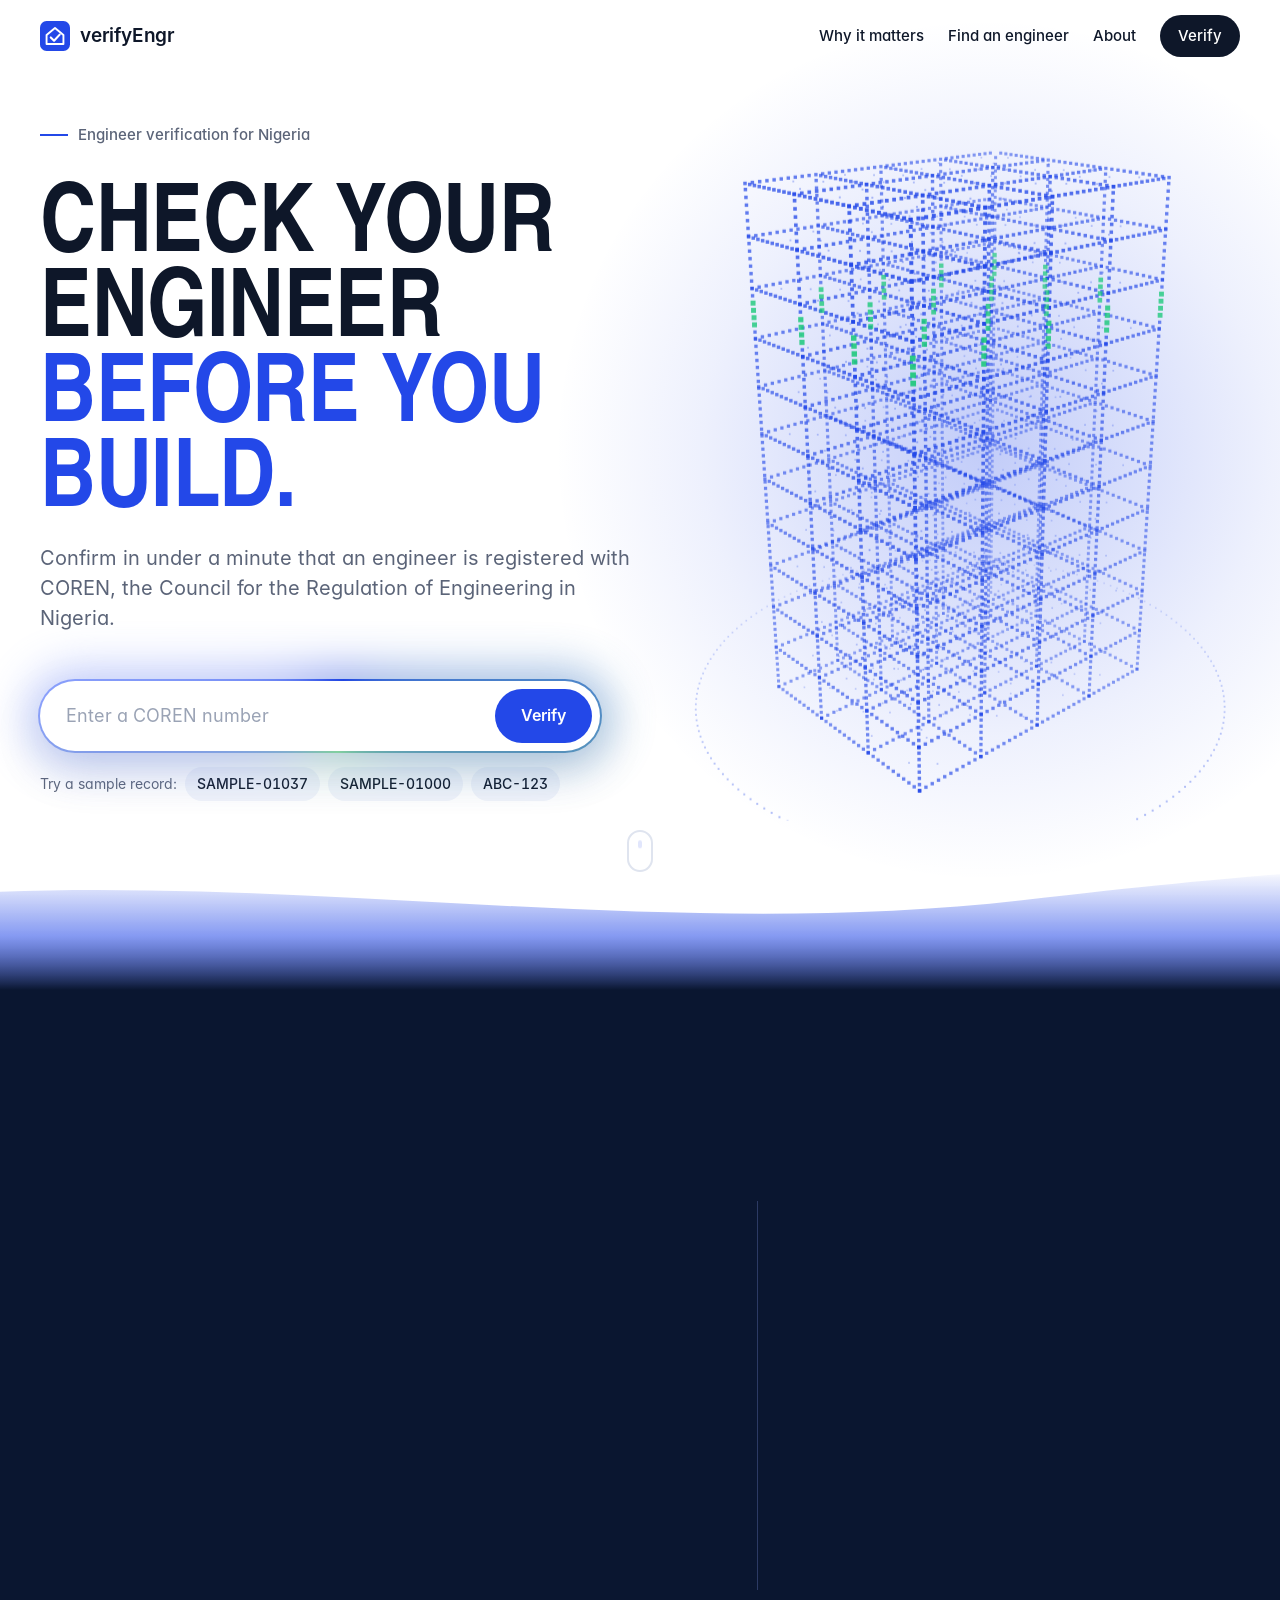
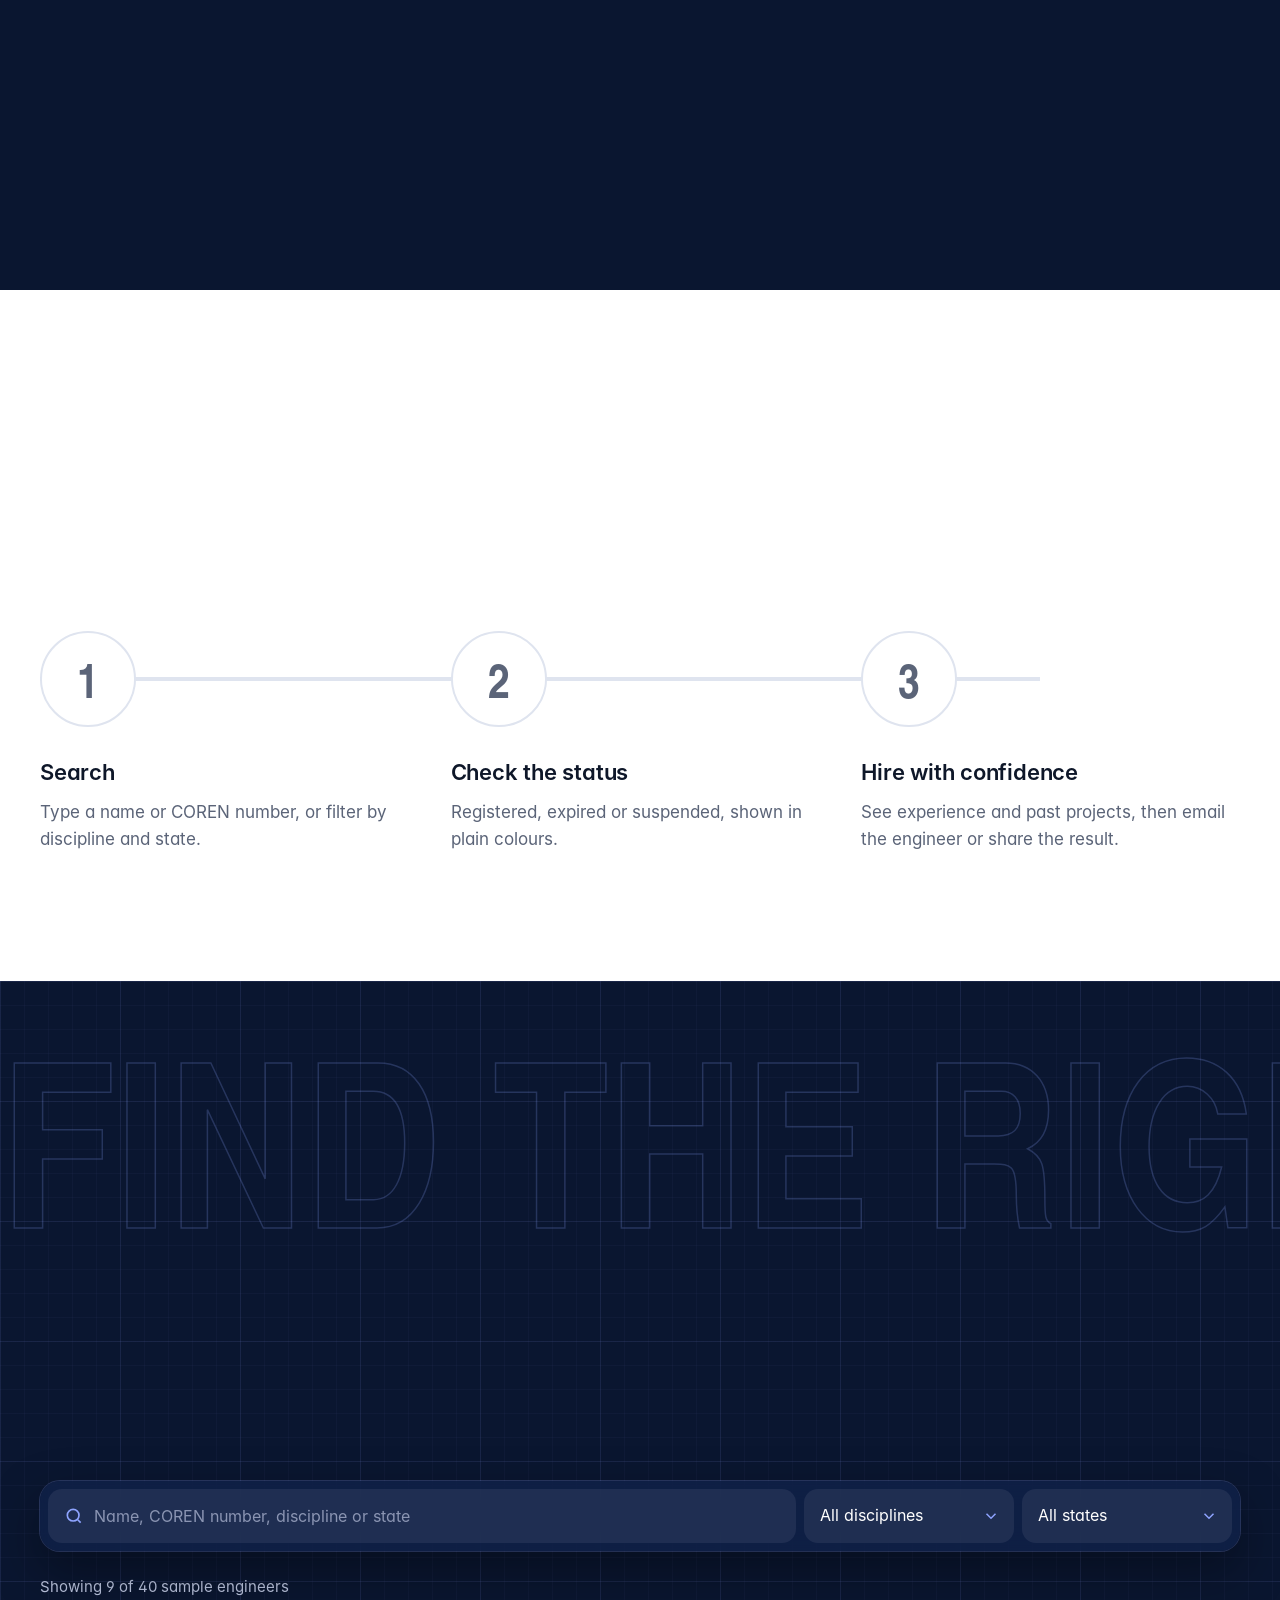
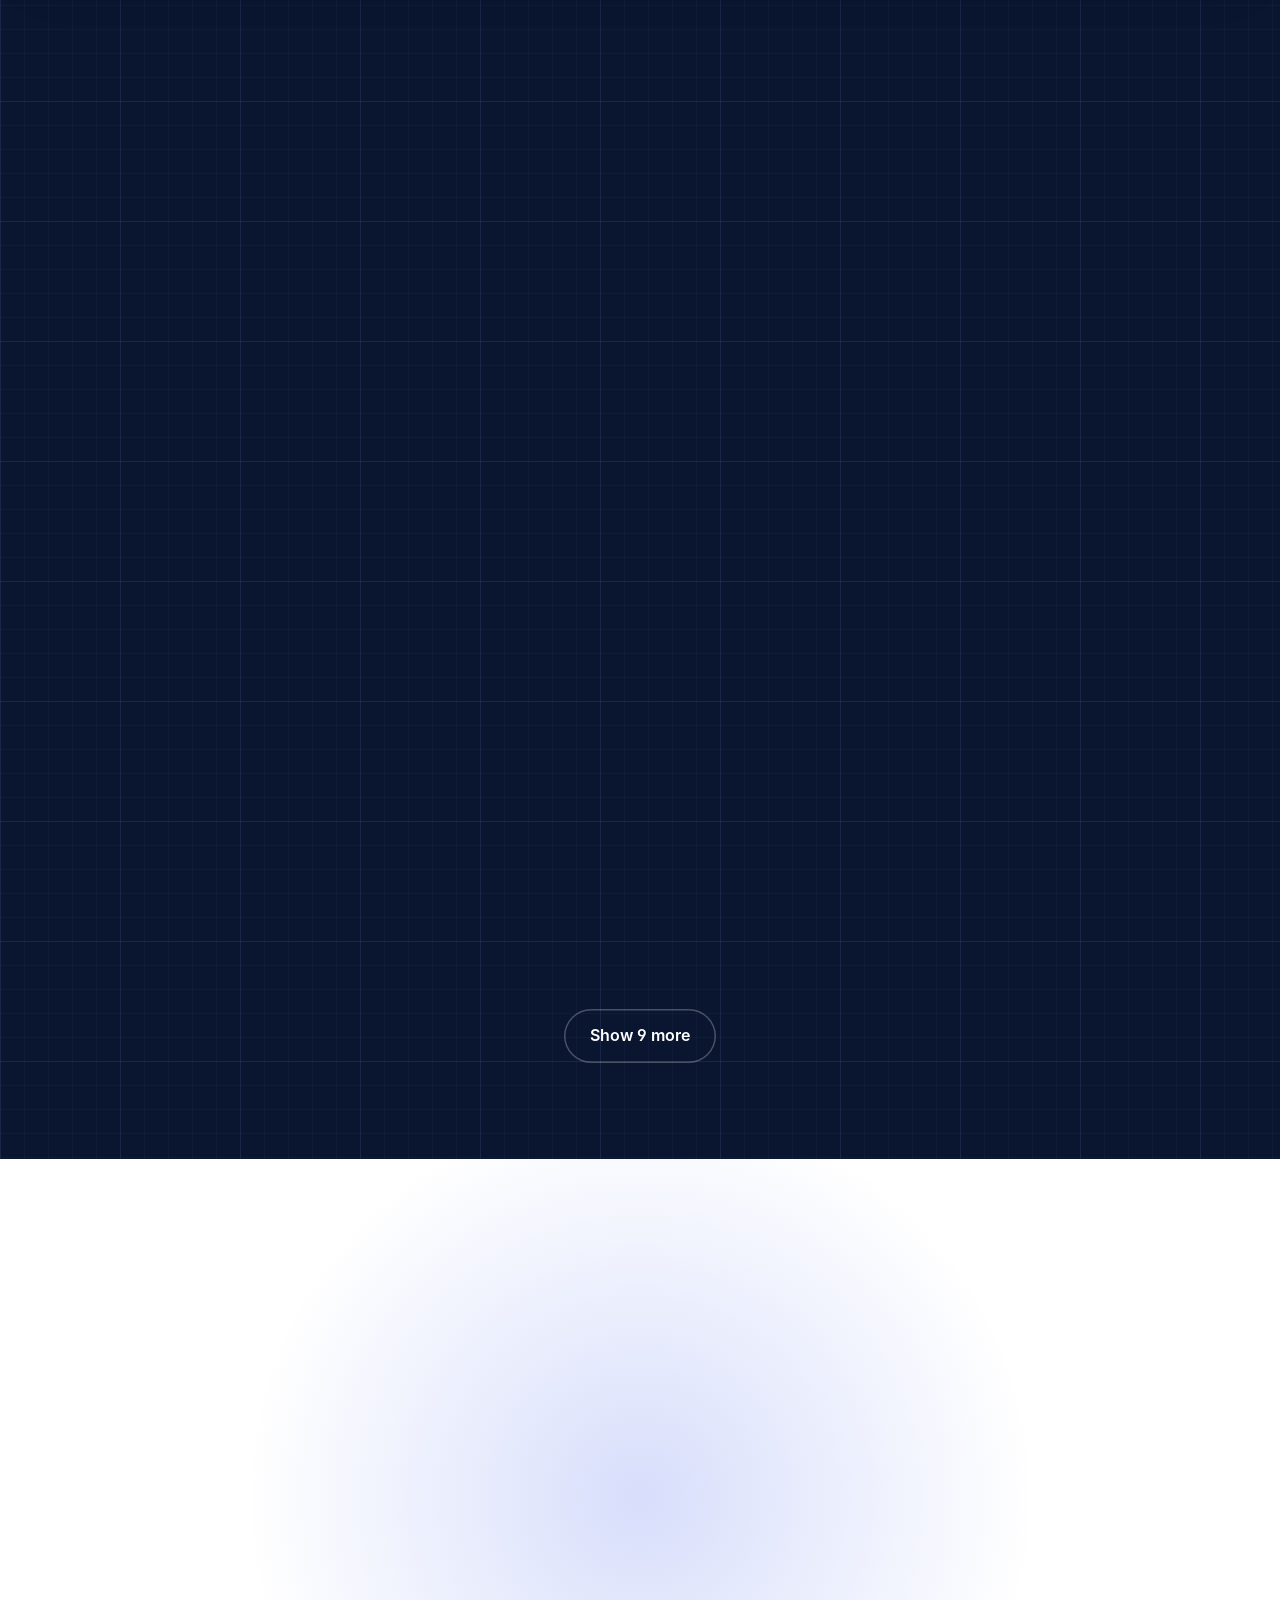
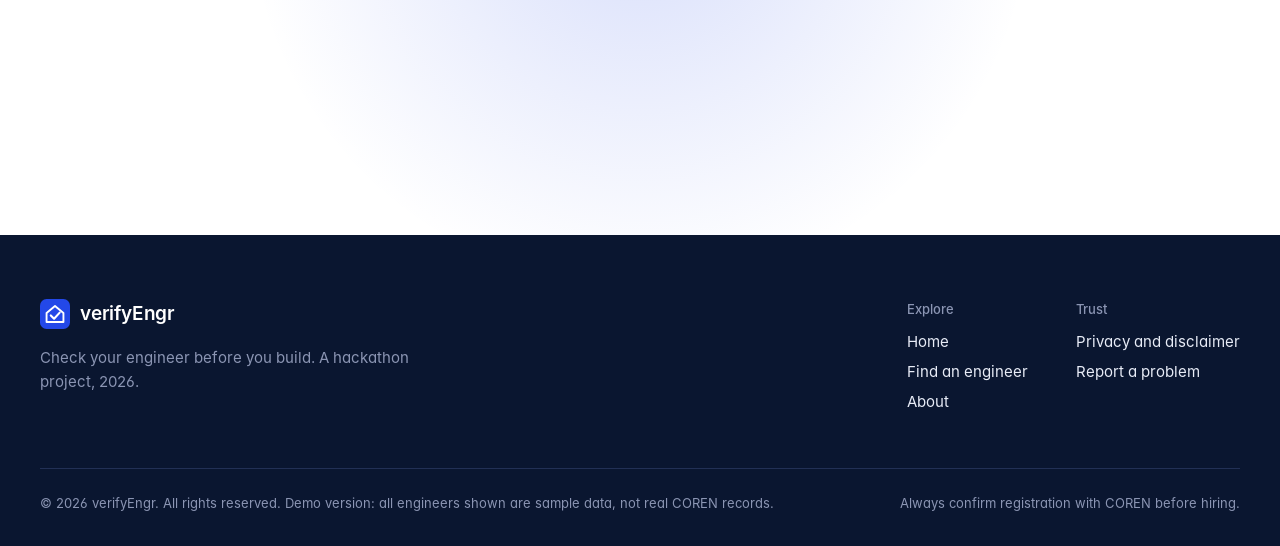
<file: index.html>
<!DOCTYPE html>
<html lang="en">
<head>
  <meta charset="UTF-8">
  <title>verifyEngr — Check your engineer before you build</title>
  <meta name="description" content="Check in under a minute if an engineer is registered with COREN.">
  <!-- Link preview: this is the page people share (verifyengr.vercel.app) -->
  <meta property="og:type" content="website">
  <meta property="og:site_name" content="verifyEngr">
  <meta property="og:title" content="verifyEngr — Check your engineer before you build">
  <meta property="og:description" content="Check in under a minute if an engineer is registered with COREN.">
  <meta property="og:url" content="https://verifyengr.vercel.app/">
  <meta property="og:image" content="https://verifyengr.vercel.app/website/images/og-image.jpg">
  <meta property="og:image:width" content="1200">
  <meta property="og:image:height" content="630">
  <meta name="twitter:card" content="summary_large_image">
  <meta name="twitter:title" content="verifyEngr — Check your engineer before you build">
  <meta name="twitter:image" content="https://verifyengr.vercel.app/website/images/og-image.jpg">
  <link rel="icon" href="website/images/logo.svg">
  <!-- Sends visitors straight to the website folder -->
  <meta http-equiv="refresh" content="0; url=website/index.html">
</head>
<body>
  <p><a href="website/index.html">Go to verifyEngr</a></p>
</body>
</html>
</file>
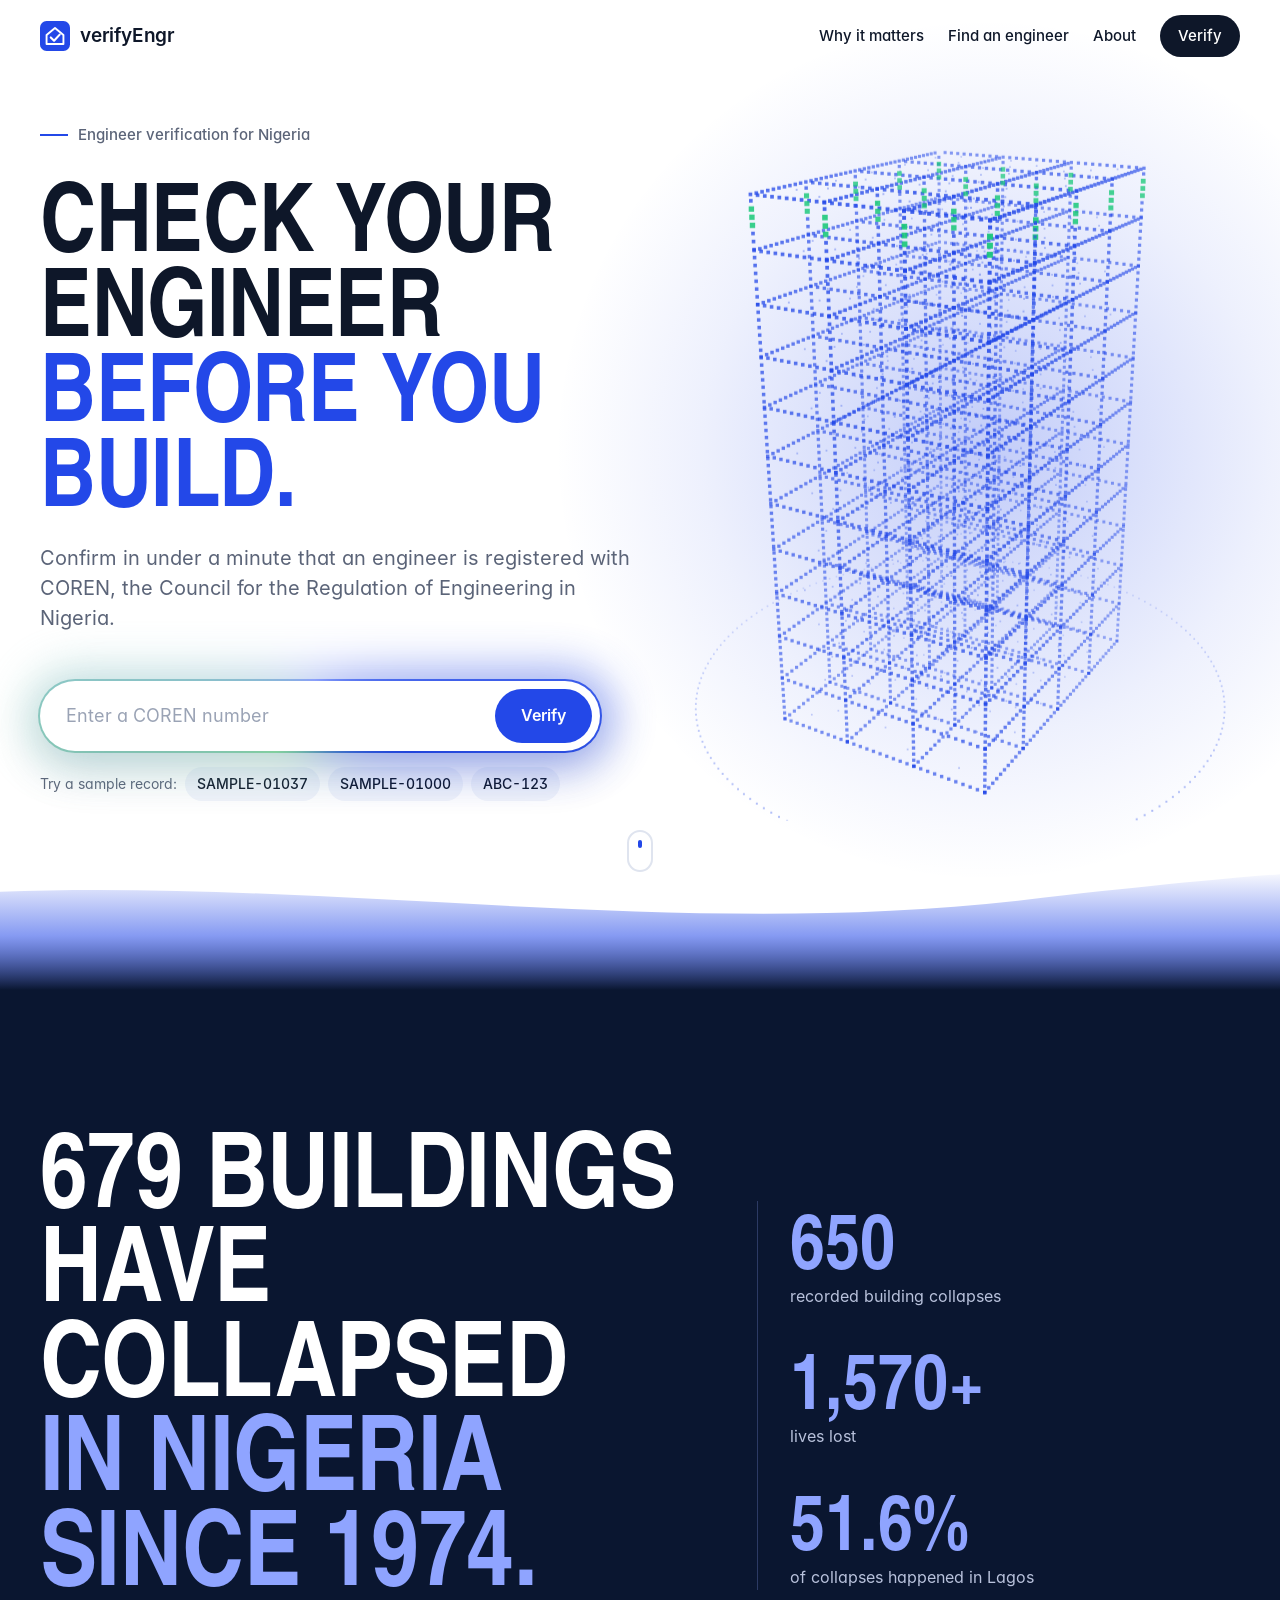
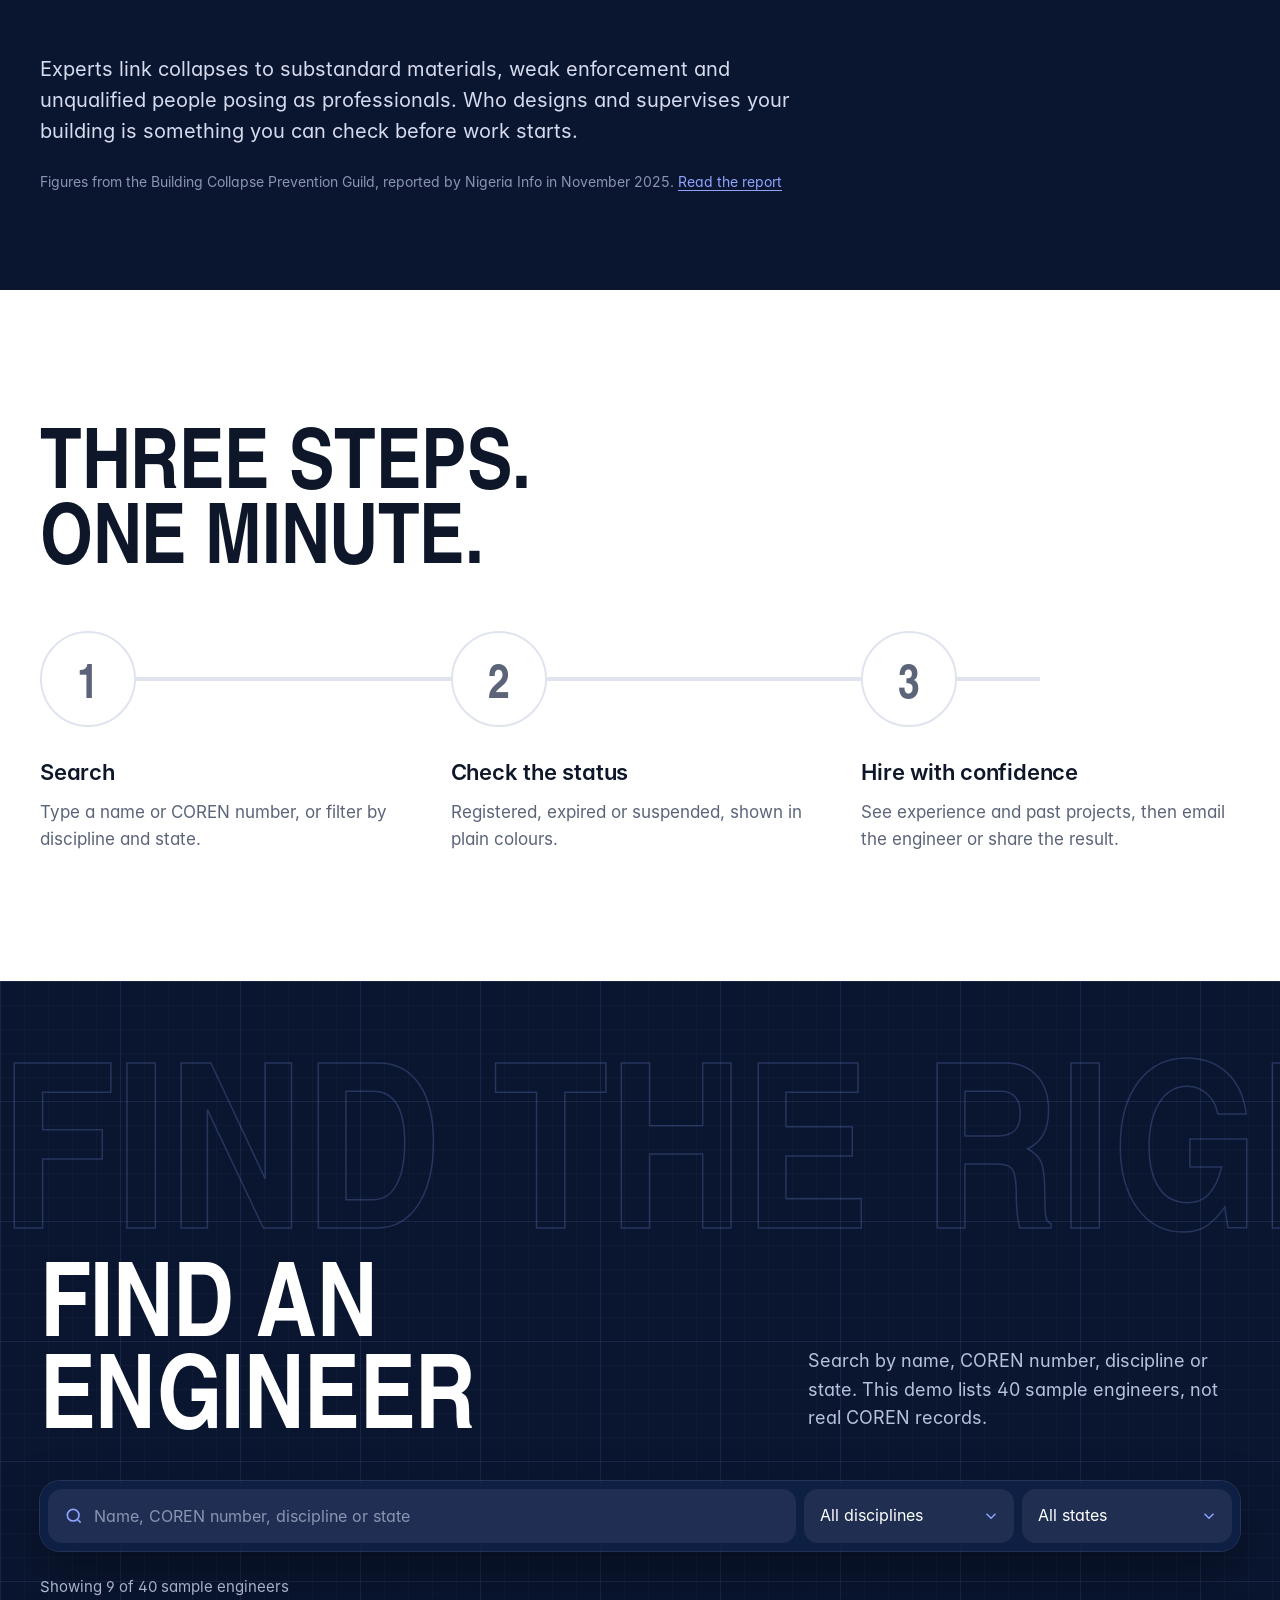
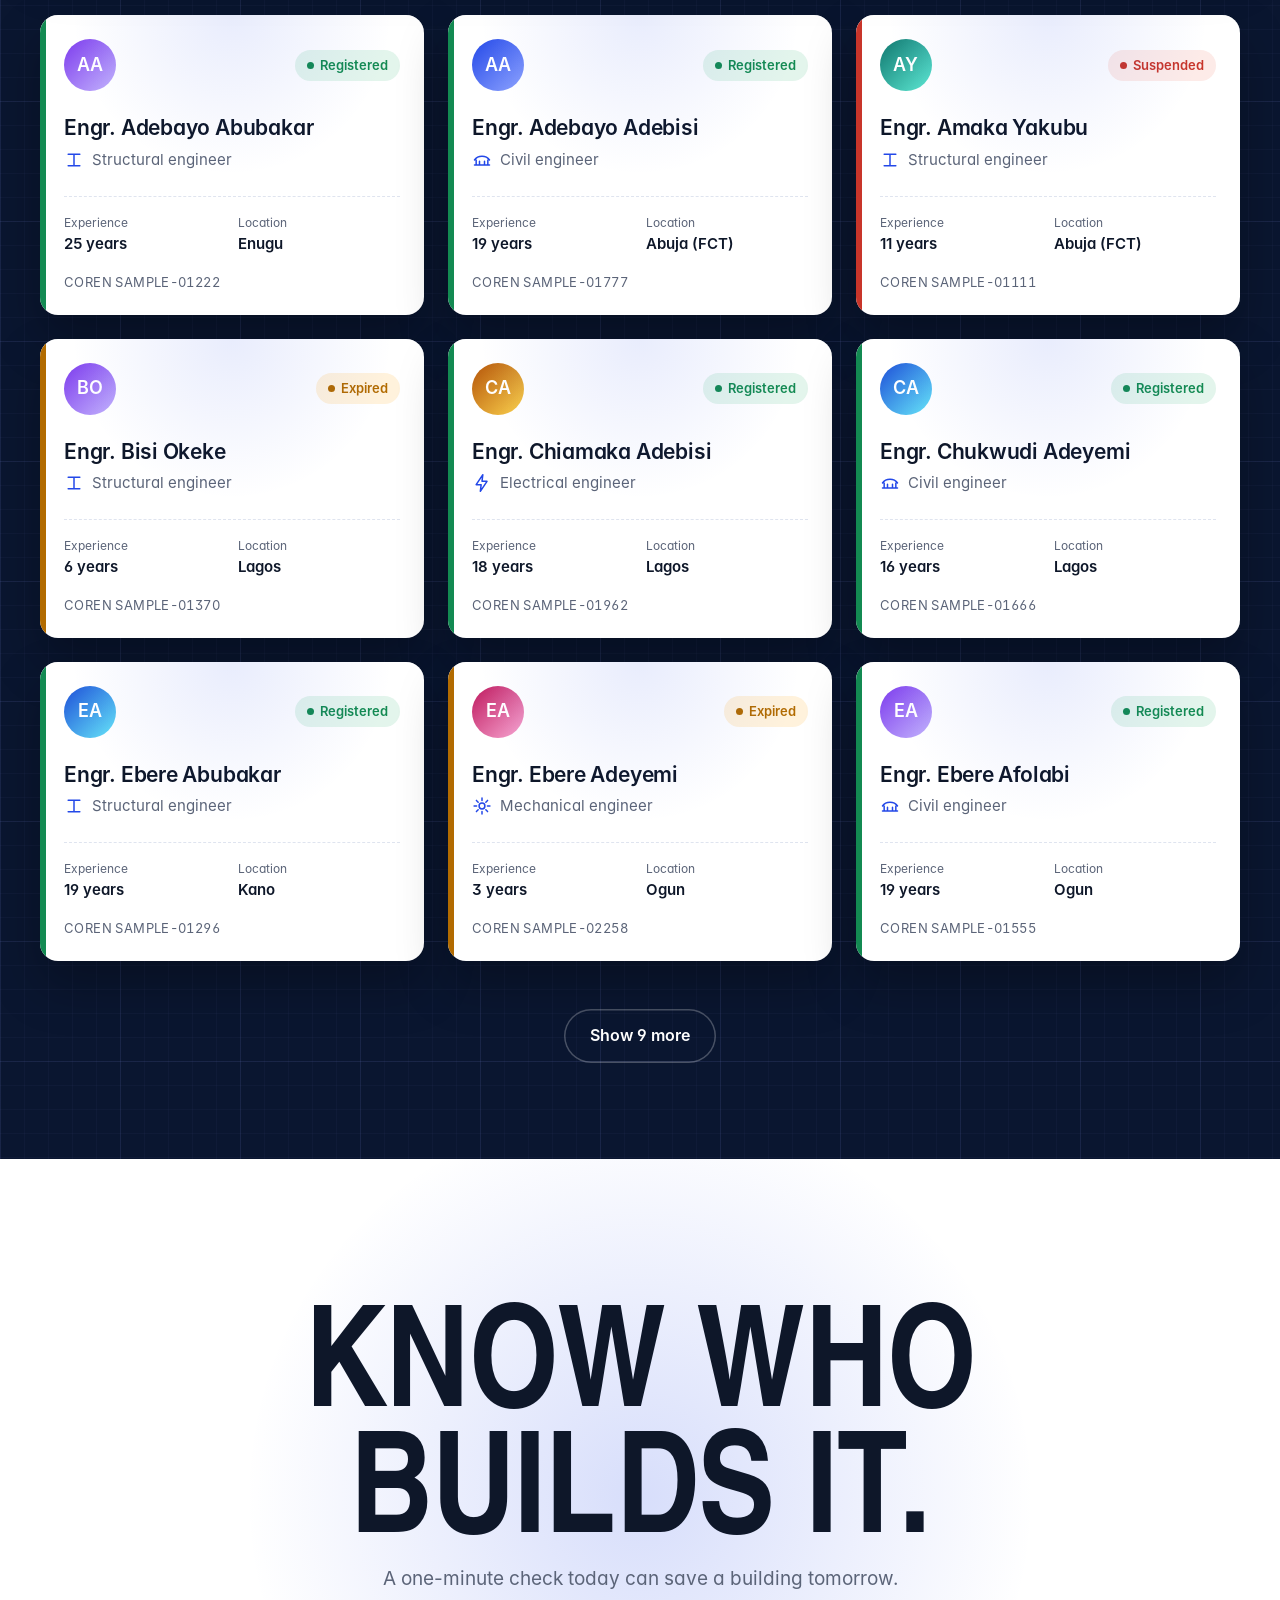
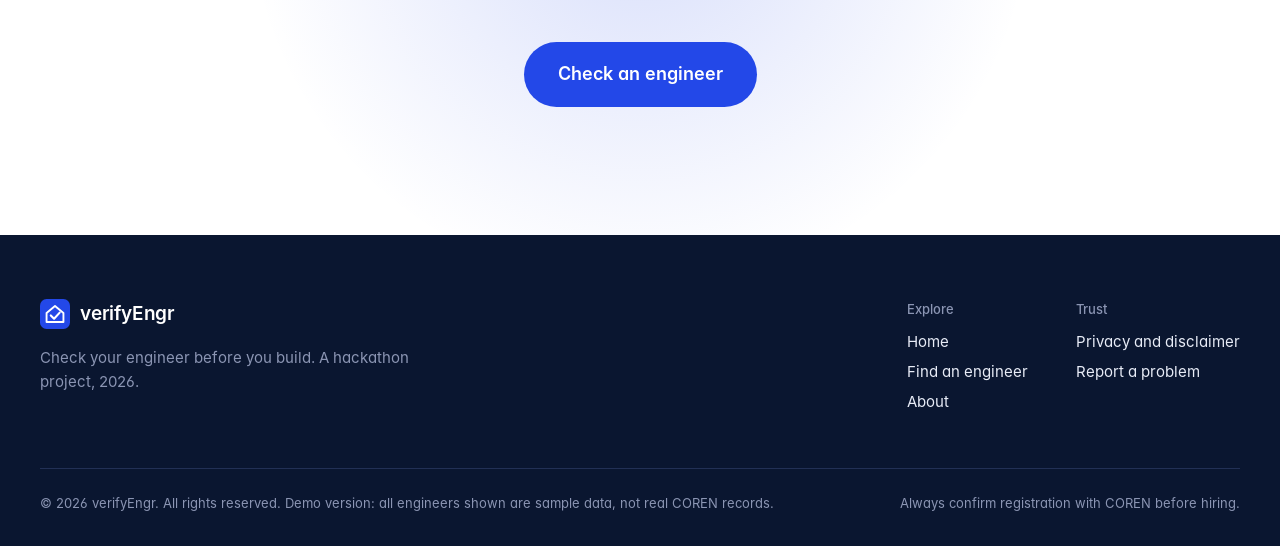
<file: website/index.html>
<!DOCTYPE html>
<html lang="en">
<head>
  <meta charset="UTF-8">
  <meta name="viewport" content="width=device-width, initial-scale=1.0">
  <title>verifyEngr — Check your engineer before you build</title>
  <meta name="description" content="Check in under a minute if an engineer is registered with COREN. Search by name, discipline or state.">
  <!-- Link preview (WhatsApp, X, LinkedIn) -->
  <meta property="og:type" content="website">
  <meta property="og:site_name" content="verifyEngr">
  <meta property="og:title" content="verifyEngr — Check your engineer before you build">
  <meta property="og:description" content="Check in under a minute if an engineer is registered with COREN.">
  <meta property="og:url" content="https://verifyengr.vercel.app/website/index.html">
  <meta property="og:image" content="https://verifyengr.vercel.app/website/images/og-image.jpg">
  <meta property="og:image:width" content="1200">
  <meta property="og:image:height" content="630">
  <meta name="twitter:card" content="summary_large_image">
  <meta name="theme-color" content="#0a1630">
  <link rel="icon" href="images/logo.svg">
  <link rel="preload" href="fonts/heros-cn-bold.woff" as="font" type="font/woff" crossorigin>
  <link rel="stylesheet" href="css/styles.css">
</head>
<body>

  <!-- ===== Header (same on every page) ===== -->
  <header class="site-header">
    <div class="wrap">
      <a class="logo" href="index.html"><img src="images/logo.svg" alt=""> verifyEngr</a>
      <nav class="site-nav" aria-label="Main">
        <a class="nav-hide" href="#why">Why it matters</a>
        <a class="nav-hide" href="#find">Find an engineer</a>
        <a href="about.html">About</a>
        <a class="nav-cta" href="#top">Verify</a>
      </nav>
    </div>
  </header>

  <main id="top">

    <!-- ===== 1. Hero: quick verify ===== -->
    <section class="hero" aria-labelledby="hero-title">
      <div class="hero-glow" aria-hidden="true"></div>
      <canvas id="frame3d" aria-hidden="true"></canvas>
      <div class="wrap">
        <div class="hero-copy">
          <p class="kicker fade-up">Engineer verification for Nigeria</p>
          <h1 id="hero-title" class="display reveal-lines">
            <span class="line"><span style="--i:0">Check your</span></span>
            <span class="line"><span style="--i:1">engineer</span></span>
            <span class="line"><span style="--i:2" class="blue">before you</span></span>
            <span class="line"><span style="--i:3" class="blue">build.</span></span>
          </h1>
          <p class="lead fade-up" style="--d:500ms">Confirm in under a minute that an engineer is registered with COREN, the Council for the Regulation of Engineering in Nigeria.</p>

          <div class="verify-wrap fade-up" style="--d:650ms">
            <form id="verify-form" class="verify">
              <label for="verify-input" class="sr-only">COREN number</label>
              <input id="verify-input" type="text" placeholder="Enter a COREN number" autocomplete="off" required>
              <button class="btn" type="submit">Verify</button>
            </form>
          </div>
          <p class="try fade-up" style="--d:750ms">
            Try a sample record:
            <button class="chip" type="button" data-try="SAMPLE-01037">SAMPLE-01037</button>
            <button class="chip" type="button" data-try="SAMPLE-01000">SAMPLE-01000</button>
            <button class="chip" type="button" data-try="ABC-123">ABC-123</button>
          </p>
          <div id="verify-result" aria-live="polite"></div>
        </div>
      </div>
      <div class="scroll-cue" aria-hidden="true"></div>
    </section>

    <!-- blue wave between the hero and the dark section -->
    <div class="wave" aria-hidden="true">
      <svg viewBox="0 0 1440 180" preserveAspectRatio="none">
        <defs>
          <linearGradient id="waveFill" x1="0" x2="0" y1="0" y2="1">
            <stop offset="0" stop-color="#2348e8" stop-opacity="0"/>
            <stop offset=".55" stop-color="#2348e8" stop-opacity=".55"/>
            <stop offset="1" stop-color="#0a1630"/>
          </linearGradient>
        </defs>
        <path id="wavePath" fill="url(#waveFill)" d="M0 90 C 360 30, 720 150, 1080 90 S 1440 60, 1440 60 V180 H0 Z"/>
      </svg>
    </div>

    <!-- ===== 2. Why it matters (dark) ===== -->
    <section class="matters dark" id="why" aria-labelledby="why-title">
      <div class="wrap">
        <div class="matters-grid">
          <h2 id="why-title" class="display reveal-lines">
            <span class="line"><span style="--i:0">679 buildings</span></span>
            <span class="line"><span style="--i:1">have collapsed</span></span>
            <span class="line"><span style="--i:2" class="soft">in Nigeria</span></span>
            <span class="line"><span style="--i:3" class="soft">since 1974.</span></span>
          </h2>
          <div class="stats">
            <div class="stat fade-up"><span class="num" data-count="679">0</span><span class="label">recorded building collapses</span></div>
            <div class="stat fade-up" style="--d:120ms"><span class="num" data-count="1639" data-suffix="+">0</span><span class="label">lives lost</span></div>
            <div class="stat fade-up" style="--d:240ms"><span class="num" data-count="53.9" data-decimals="1" data-suffix="%">0</span><span class="label">of collapses happened in Lagos</span></div>
          </div>
        </div>
        <p class="matters-body fade-up">Experts link collapses to substandard materials, weak enforcement and unqualified people posing as professionals. Who designs and supervises your building is something you can check before work starts.</p>
        <p class="source fade-up">Figures from the Building Collapse Prevention Guild, reported by Nigeria Info in November 2025. <a href="https://www.nigeriainfo.fm/news/homepage/falling-walls-failing-standards-nigerias-50-year-battle-with-building-collapses" target="_blank" rel="noopener">Read the report</a></p>
      </div>
    </section>

    <!-- ===== 3. How it works (a real sequence, so it is numbered) ===== -->
    <section class="steps-section" aria-labelledby="how-title">
      <div class="wrap">
        <h2 id="how-title" class="display section-title reveal-lines">
          <span class="line"><span style="--i:0">Three steps.</span></span>
          <span class="line"><span style="--i:1">One minute.</span></span>
        </h2>
        <div class="steps" id="steps">
          <svg class="steps-line" viewBox="0 0 1000 4" preserveAspectRatio="none" aria-hidden="true">
            <line x1="0" y1="2" x2="1000" y2="2" stroke="#dfe4ef" stroke-width="4"/>
            <line id="stepsProgress" x1="0" y1="2" x2="1000" y2="2" stroke="#2348e8" stroke-width="4" stroke-dasharray="1000" stroke-dashoffset="1000"/>
          </svg>
          <div class="step"><span class="step-no">1</span><h3>Search</h3><p>Type a name or COREN number, or filter by discipline and state.</p></div>
          <div class="step"><span class="step-no">2</span><h3>Check the status</h3><p>Registered, expired or suspended, shown in plain colours.</p></div>
          <div class="step"><span class="step-no">3</span><h3>Hire with confidence</h3><p>See experience and past projects, then email the engineer or share the result.</p></div>
        </div>
      </div>
    </section>

    <!-- ===== 4. Find an engineer (dark blueprint) ===== -->
    <section class="find dark blueprint-grid" id="find" aria-labelledby="find-title">
      <div class="marquee" id="marquee" aria-hidden="true">Find the right engineer &nbsp;·&nbsp; Find the right engineer &nbsp;·&nbsp; Find the right engineer</div>
      <div class="wrap">
        <div class="find-head">
          <h2 id="find-title" class="display reveal-lines">
            <span class="line"><span style="--i:0">Find an</span></span>
            <span class="line"><span style="--i:1">engineer</span></span>
          </h2>
          <p class="fade-up">Search by name, COREN number, discipline or state. This demo lists 40 sample engineers, not real COREN records.</p>
        </div>

        <div class="searchbar" role="search">
          <div class="field">
            <svg class="field-icon" viewBox="0 0 24 24" fill="none" stroke="currentColor" stroke-width="2" aria-hidden="true"><circle cx="11" cy="11" r="7"/><path d="m20 20-3.5-3.5"/></svg>
            <label for="search" class="sr-only">Search engineers</label>
            <input id="search" type="search" placeholder="Name, COREN number, discipline or state" autocomplete="off">
          </div>
          <div class="field">
            <label for="filter-discipline" class="sr-only">Discipline</label>
            <select id="filter-discipline"><option value="">All disciplines</option></select>
          </div>
          <div class="field">
            <label for="filter-state" class="sr-only">State</label>
            <select id="filter-state"><option value="">All states</option></select>
          </div>
        </div>

        <p class="result-count" id="result-count" aria-live="polite"></p>
        <div class="cards animate" id="results">
          <!-- loading placeholders, replaced by js/app.js -->
          <div class="skeleton"></div><div class="skeleton"></div><div class="skeleton"></div>
          <div class="skeleton"></div><div class="skeleton"></div><div class="skeleton"></div>
        </div>
        <div class="more" id="more"></div>
      </div>
    </section>

    <!-- ===== 5. Closing call to action ===== -->
    <section class="cta" aria-labelledby="cta-title">
      <div class="wrap">
        <h2 id="cta-title" class="display reveal-lines">
          <span class="line"><span style="--i:0">Know who</span></span>
          <span class="line"><span style="--i:1">builds it.</span></span>
        </h2>
        <p class="fade-up">A one-minute check today can save a building tomorrow.</p>
        <a class="btn fade-up" href="#top" id="cta-verify">Check an engineer</a>
      </div>
    </section>
  </main>

  <!-- ===== Footer (same on every page) ===== -->
  <footer class="site-footer dark">
    <div class="wrap">
      <div class="footer-top">
        <div>
          <a class="logo" href="index.html"><img src="images/logo.svg" alt=""> verifyEngr</a>
          <p>Check your engineer before you build. A hackathon project, 2026.</p>
        </div>
        <div class="footer-links">
          <div><h3>Explore</h3><a href="index.html">Home</a><a href="index.html#find">Find an engineer</a><a href="about.html">About</a></div>
          <div><h3>Trust</h3><a href="privacy.html">Privacy and disclaimer</a><a href="mailto:momoh_elijah@yahoo.com">Report a problem</a></div>
        </div>
      </div>
      <div class="footer-bottom">
        <span>&copy; 2026 verifyEngr. All rights reserved. Demo version: all engineers shown are sample data, not real COREN records.</span>
        <span>Always confirm registration with COREN before hiring.</span>
      </div>
    </div>
  </footer>

  <script src="js/config.js"></script>
  <script src="js/app.js"></script>
  <script src="js/motion.js"></script>
</body>
</html>
</file>
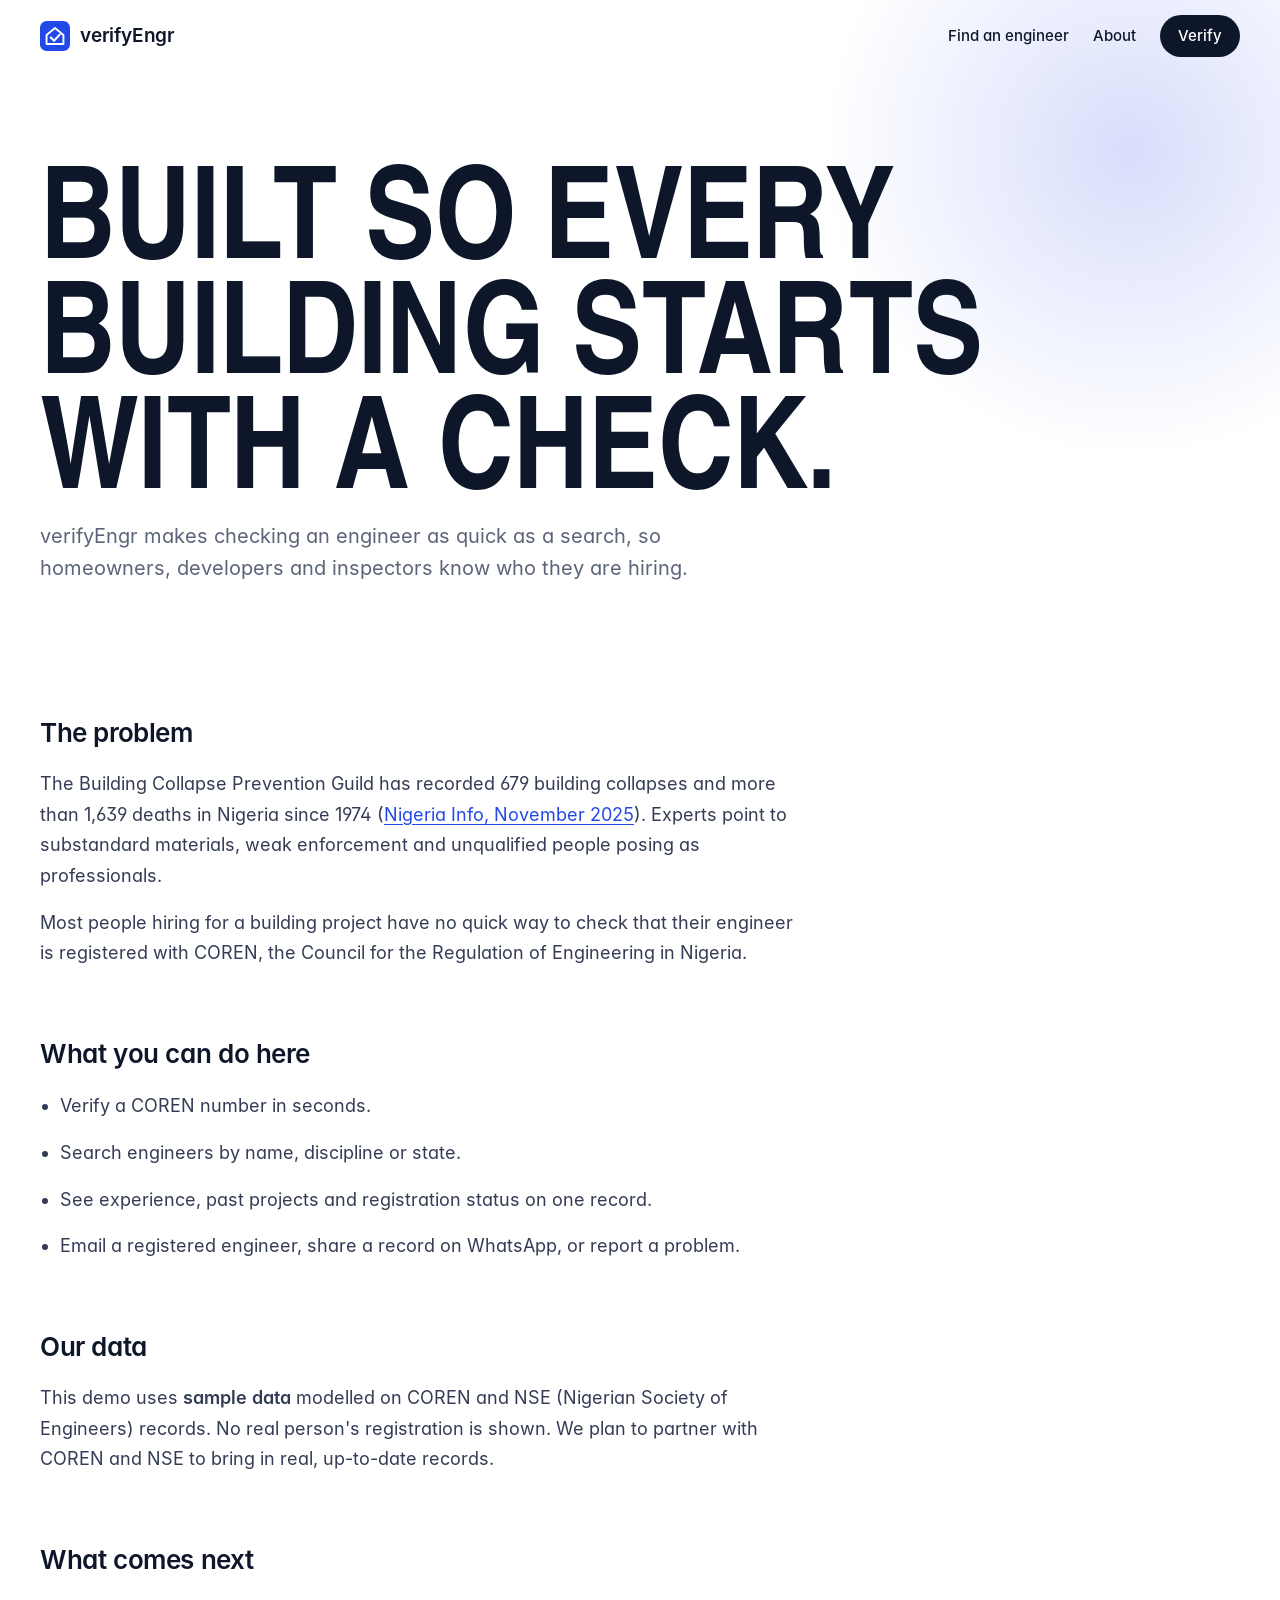
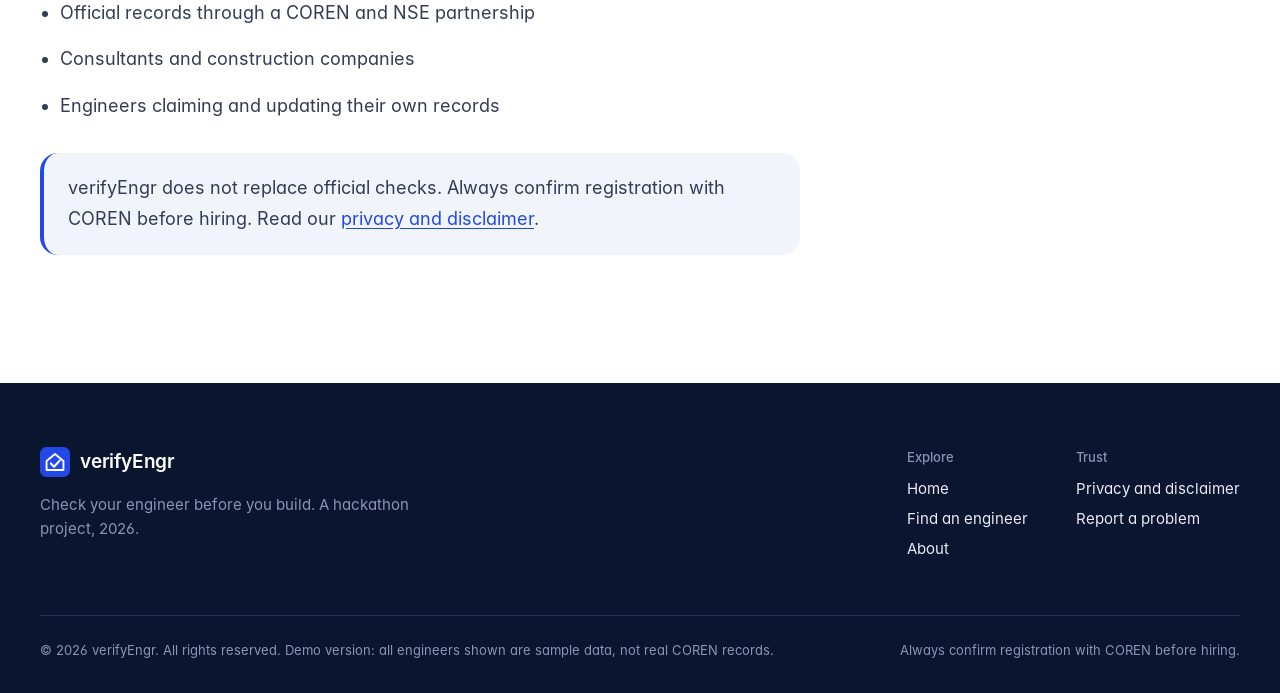
<file: website/about.html>
<!DOCTYPE html>
<html lang="en">
<head>
  <meta charset="UTF-8">
  <meta name="viewport" content="width=device-width, initial-scale=1.0">
  <title>About — verifyEngr</title>
  <meta name="description" content="Why verifyEngr exists, where its data comes from and what comes next.">
  <meta property="og:type" content="website">
  <meta property="og:site_name" content="verifyEngr">
  <meta property="og:title" content="About verifyEngr">
  <meta property="og:description" content="Why verifyEngr exists, where its data comes from and what comes next.">
  <meta property="og:image" content="https://verifyengr.vercel.app/website/images/og-image.jpg">
  <meta name="twitter:card" content="summary_large_image">
  <meta name="theme-color" content="#0a1630">
  <link rel="icon" href="images/logo.svg">
  <link rel="stylesheet" href="css/styles.css">
</head>
<body>

  <!-- ===== Header (same on every page) ===== -->
  <header class="site-header">
    <div class="wrap">
      <a class="logo" href="index.html"><img src="images/logo.svg" alt=""> verifyEngr</a>
      <nav class="site-nav" aria-label="Main">
        <a class="nav-hide" href="index.html#find">Find an engineer</a>
        <a href="about.html">About</a>
        <a class="nav-cta" href="index.html#top">Verify</a>
      </nav>
    </div>
  </header>

  <main>
    <section class="page-hero">
      <div class="wrap">
        <h1 class="display reveal-lines">
          <span class="line"><span style="--i:0">Built so every</span></span>
          <span class="line"><span style="--i:1">building starts</span></span>
          <span class="line"><span style="--i:2">with a check.</span></span>
        </h1>
        <p class="fade-up" style="--d:400ms">verifyEngr makes checking an engineer as quick as a search, so homeowners, developers and inspectors know who they are hiring.</p>
      </div>
    </section>

    <section class="prose">
      <div class="wrap">
        <h2>The problem</h2>
        <p>The Building Collapse Prevention Guild has recorded 679 building collapses and more than 1,639 deaths in Nigeria since 1974 (<a href="https://www.nigeriainfo.fm/news/homepage/falling-walls-failing-standards-nigerias-50-year-battle-with-building-collapses" target="_blank" rel="noopener">Nigeria Info, November 2025</a>). Experts point to substandard materials, weak enforcement and unqualified people posing as professionals.</p>
        <p>Most people hiring for a building project have no quick way to check that their engineer is registered with COREN, the Council for the Regulation of Engineering in Nigeria.</p>

        <h2>What you can do here</h2>
        <ul>
          <li>Verify a COREN number in seconds.</li>
          <li>Search engineers by name, discipline or state.</li>
          <li>See experience, past projects and registration status on one record.</li>
          <li>Email a registered engineer, share a record on WhatsApp, or report a problem.</li>
        </ul>

        <h2>Our data</h2>
        <p>This demo uses <strong>sample data</strong> modelled on COREN and NSE (Nigerian Society of Engineers) records. No real person's registration is shown. We plan to partner with COREN and NSE to bring in real, up-to-date records.</p>

        <h2>What comes next</h2>
        <ul>
          <li>Official records through a COREN and NSE partnership</li>
          <li>Consultants and construction companies</li>
          <li>Engineers claiming and updating their own records</li>
        </ul>

        <p class="callout">verifyEngr does not replace official checks. Always confirm registration with COREN before hiring. Read our <a href="privacy.html">privacy and disclaimer</a>.</p>
      </div>
    </section>
  </main>

  <!-- ===== Footer (same on every page) ===== -->
  <footer class="site-footer dark">
    <div class="wrap">
      <div class="footer-top">
        <div>
          <a class="logo" href="index.html"><img src="images/logo.svg" alt=""> verifyEngr</a>
          <p>Check your engineer before you build. A hackathon project, 2026.</p>
        </div>
        <div class="footer-links">
          <div><h3>Explore</h3><a href="index.html">Home</a><a href="index.html#find">Find an engineer</a><a href="about.html">About</a></div>
          <div><h3>Trust</h3><a href="privacy.html">Privacy and disclaimer</a><a href="mailto:momoh_elijah@yahoo.com">Report a problem</a></div>
        </div>
      </div>
      <div class="footer-bottom">
        <span>&copy; 2026 verifyEngr. All rights reserved. Demo version: all engineers shown are sample data, not real COREN records.</span>
        <span>Always confirm registration with COREN before hiring.</span>
      </div>
    </div>
  </footer>

  <script src="js/motion.js"></script>
</body>
</html>
</file>
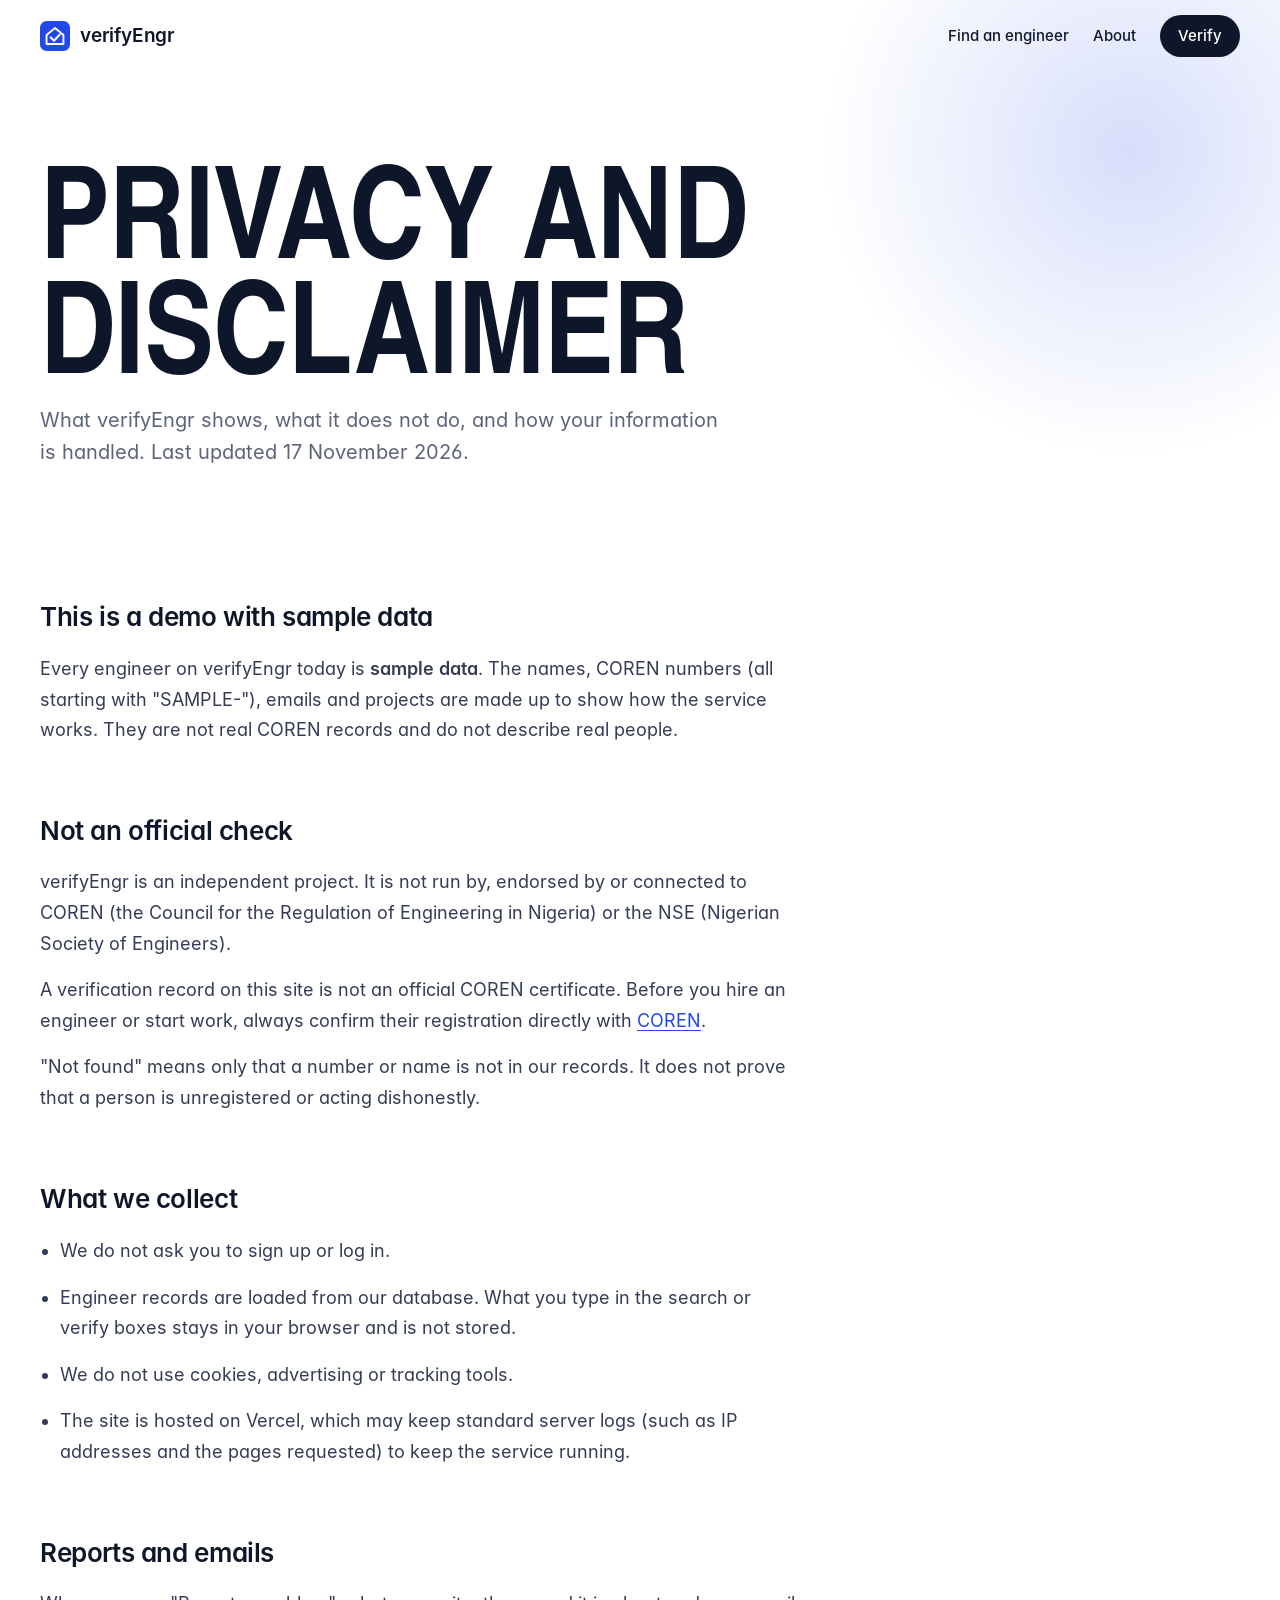
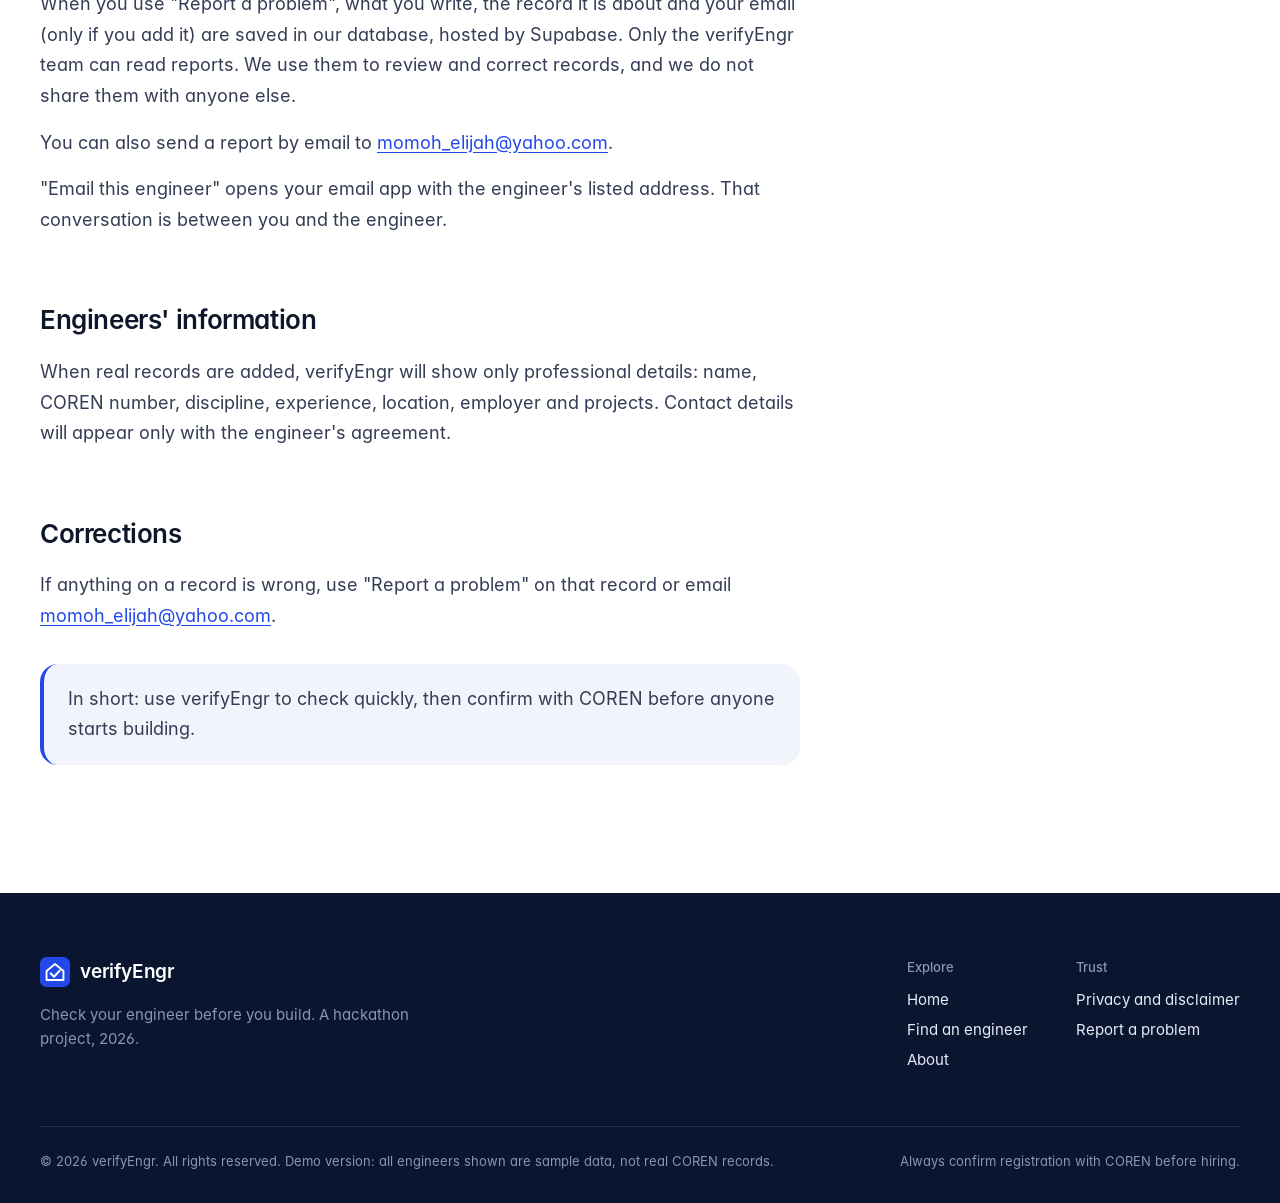
<file: website/privacy.html>
<!DOCTYPE html>
<html lang="en">
<head>
  <meta charset="UTF-8">
  <meta name="viewport" content="width=device-width, initial-scale=1.0">
  <title>Privacy and disclaimer — verifyEngr</title>
  <meta name="description" content="What verifyEngr shows, what it does not do, and how your information is handled.">
  <meta property="og:type" content="website">
  <meta property="og:site_name" content="verifyEngr">
  <meta property="og:title" content="Privacy and disclaimer — verifyEngr">
  <meta property="og:description" content="What verifyEngr shows, what it does not do, and how your information is handled.">
  <meta property="og:image" content="https://verifyengr.vercel.app/website/images/og-image.jpg">
  <meta name="twitter:card" content="summary_large_image">
  <meta name="theme-color" content="#0a1630">
  <link rel="icon" href="images/logo.svg">
  <link rel="stylesheet" href="css/styles.css">
</head>
<body>

  <!-- ===== Header (same on every page) ===== -->
  <header class="site-header">
    <div class="wrap">
      <a class="logo" href="index.html"><img src="images/logo.svg" alt=""> verifyEngr</a>
      <nav class="site-nav" aria-label="Main">
        <a class="nav-hide" href="index.html#find">Find an engineer</a>
        <a href="about.html">About</a>
        <a class="nav-cta" href="index.html#top">Verify</a>
      </nav>
    </div>
  </header>

  <main>
    <section class="page-hero">
      <div class="wrap">
        <h1 class="display reveal-lines">
          <span class="line"><span style="--i:0">Privacy and</span></span>
          <span class="line"><span style="--i:1">disclaimer</span></span>
        </h1>
        <p class="fade-up" style="--d:300ms">What verifyEngr shows, what it does not do, and how your information is handled. Last updated 17 November 2026.</p>
      </div>
    </section>

    <section class="prose">
      <div class="wrap">
        <h2>This is a demo with sample data</h2>
        <p>Every engineer on verifyEngr today is <strong>sample data</strong>. The names, COREN numbers (all starting with "SAMPLE-"), emails and projects are made up to show how the service works. They are not real COREN records and do not describe real people.</p>

        <h2>Not an official check</h2>
        <p>verifyEngr is an independent project. It is not run by, endorsed by or connected to COREN (the Council for the Regulation of Engineering in Nigeria) or the NSE (Nigerian Society of Engineers).</p>
        <p>A verification record on this site is not an official COREN certificate. Before you hire an engineer or start work, always confirm their registration directly with <a href="https://coren.gov.ng" target="_blank" rel="noopener">COREN</a>.</p>
        <p>"Not found" means only that a number or name is not in our records. It does not prove that a person is unregistered or acting dishonestly.</p>

        <h2>What we collect</h2>
        <ul>
          <li>We do not ask you to sign up or log in.</li>
          <li>Engineer records are loaded from our database. What you type in the search or verify boxes stays in your browser and is not stored.</li>
          <li>We do not use cookies, advertising or tracking tools.</li>
          <li>The site is hosted on Vercel, which may keep standard server logs (such as IP addresses and the pages requested) to keep the service running.</li>
        </ul>

        <h2>Reports and emails</h2>
        <p>When you use "Report a problem", what you write, the record it is about and your email (only if you add it) are saved in our database, hosted by Supabase. Only the verifyEngr team can read reports. We use them to review and correct records, and we do not share them with anyone else.</p>
        <p>You can also send a report by email to <a href="mailto:momoh_elijah@yahoo.com">momoh_elijah@yahoo.com</a>.</p>
        <p>"Email this engineer" opens your email app with the engineer's listed address. That conversation is between you and the engineer.</p>

        <h2>Engineers' information</h2>
        <p>When real records are added, verifyEngr will show only professional details: name, COREN number, discipline, experience, location, employer and projects. Contact details will appear only with the engineer's agreement.</p>

        <h2>Corrections</h2>
        <p>If anything on a record is wrong, use "Report a problem" on that record or email <a href="mailto:momoh_elijah@yahoo.com">momoh_elijah@yahoo.com</a>.</p>

        <p class="callout">In short: use verifyEngr to check quickly, then confirm with COREN before anyone starts building.</p>
      </div>
    </section>
  </main>

  <!-- ===== Footer (same on every page) ===== -->
  <footer class="site-footer dark">
    <div class="wrap">
      <div class="footer-top">
        <div>
          <a class="logo" href="index.html"><img src="images/logo.svg" alt=""> verifyEngr</a>
          <p>Check your engineer before you build. A hackathon project, 2026.</p>
        </div>
        <div class="footer-links">
          <div><h3>Explore</h3><a href="index.html">Home</a><a href="index.html#find">Find an engineer</a><a href="about.html">About</a></div>
          <div><h3>Trust</h3><a href="privacy.html">Privacy and disclaimer</a><a href="mailto:momoh_elijah@yahoo.com">Report a problem</a></div>
        </div>
      </div>
      <div class="footer-bottom">
        <span>&copy; 2026 verifyEngr. All rights reserved. Demo version: all engineers shown are sample data, not real COREN records.</span>
        <span>Always confirm registration with COREN before hiring.</span>
      </div>
    </div>
  </footer>

  <script src="js/motion.js"></script>
</body>
</html>
</file>
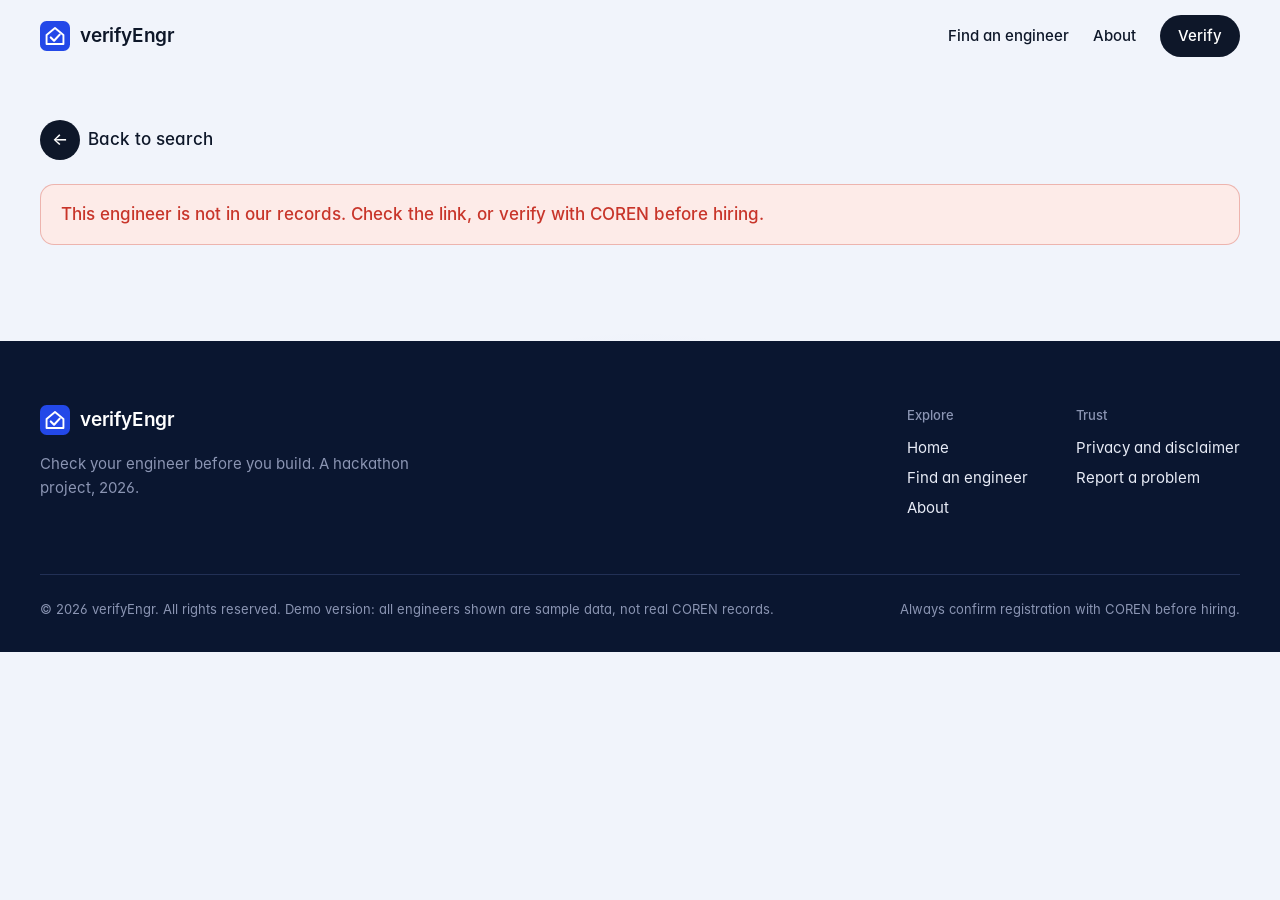
<file: website/profile.html>
<!DOCTYPE html>
<html lang="en">
<head>
  <meta charset="UTF-8">
  <meta name="viewport" content="width=device-width, initial-scale=1.0">
  <title>Engineer verification record — verifyEngr</title>
  <meta name="description" content="An engineer's registration status, experience and past projects on verifyEngr.">
  <meta property="og:type" content="website">
  <meta property="og:site_name" content="verifyEngr">
  <meta property="og:title" content="Engineer verification record — verifyEngr">
  <meta property="og:description" content="See this engineer's registration status, experience and past projects.">
  <meta property="og:image" content="https://verifyengr.vercel.app/website/images/og-image.jpg">
  <meta property="og:image:width" content="1200">
  <meta property="og:image:height" content="630">
  <meta name="twitter:card" content="summary_large_image">
  <meta name="theme-color" content="#0a1630">
  <link rel="icon" href="images/logo.svg">
  <link rel="stylesheet" href="css/styles.css">
</head>
<body class="profile-page">

  <!-- ===== Header (same on every page) ===== -->
  <header class="site-header">
    <div class="wrap">
      <a class="logo" href="index.html"><img src="images/logo.svg" alt=""> verifyEngr</a>
      <nav class="site-nav" aria-label="Main">
        <a class="nav-hide" href="index.html#find">Find an engineer</a>
        <a href="about.html">About</a>
        <a class="nav-cta" href="index.html#top">Verify</a>
      </nav>
    </div>
  </header>

  <main class="profile-main">
    <div class="wrap">
      <a class="back" href="index.html#find"><span aria-hidden="true">&larr;</span> Back to search</a>
      <!-- The verification record is filled in by js/app.js -->
      <div id="profile"></div>
    </div>
  </main>

  <!-- ===== Footer (same on every page) ===== -->
  <footer class="site-footer dark">
    <div class="wrap">
      <div class="footer-top">
        <div>
          <a class="logo" href="index.html"><img src="images/logo.svg" alt=""> verifyEngr</a>
          <p>Check your engineer before you build. A hackathon project, 2026.</p>
        </div>
        <div class="footer-links">
          <div><h3>Explore</h3><a href="index.html">Home</a><a href="index.html#find">Find an engineer</a><a href="about.html">About</a></div>
          <div><h3>Trust</h3><a href="privacy.html">Privacy and disclaimer</a><a href="mailto:momoh_elijah@yahoo.com">Report a problem</a></div>
        </div>
      </div>
      <div class="footer-bottom">
        <span>&copy; 2026 verifyEngr. All rights reserved. Demo version: all engineers shown are sample data, not real COREN records.</span>
        <span>Always confirm registration with COREN before hiring.</span>
      </div>
    </div>
  </footer>

  <script src="js/config.js"></script>
  <script src="js/app.js"></script>
  <script src="js/motion.js"></script>
</body>
</html>
</file>
<file: website/css/styles.css>
/* =========================================================
   verifyEngr — styles
   Colours, fonts, layout and motion for every page.
   ========================================================= */

/* ---------- Fonts (files live in /website/fonts) ---------- */
@font-face { font-family: "Heros Cn"; src: url("../fonts/heros-cn-bold.woff") format("woff"); font-weight: 700; font-display: swap; }
@font-face { font-family: "Inter"; src: url("../fonts/inter-regular.woff") format("woff"); font-weight: 400; font-display: swap; }
@font-face { font-family: "Inter"; src: url("../fonts/inter-medium.woff") format("woff"); font-weight: 500; font-display: swap; }
@font-face { font-family: "Inter"; src: url("../fonts/inter-semibold.woff") format("woff"); font-weight: 600; font-display: swap; }
@font-face { font-family: "Lora"; src: url("../fonts/lora.woff") format("woff"); font-weight: 400 700; font-display: swap; }
@font-face { font-family: "Lora"; src: url("../fonts/lora-italic.woff") format("woff"); font-weight: 400 700; font-style: italic; font-display: swap; }

/* ---------- Design tokens ---------- */
:root {
  /* colour */
  --blueprint: #0a1630;      /* dark sections */
  --blueprint-2: #11214a;    /* raised surfaces on dark */
  --paper: #ffffff;
  --mist: #f1f4fb;           /* quiet light surface */
  --ink: #0e1729;            /* main text */
  --muted: #5b6478;
  --line: #dfe4ef;
  --blue: #2348e8;           /* engineer blue: actions, highlights */
  --blue-deep: #1733b8;
  --blue-soft: #8fa4ff;
  --green: #138a52;
  --green-bg: #e3f5ec;
  --amber: #b26b00;
  --amber-bg: #fff2dc;
  --red: #c8352a;
  --red-bg: #fdebe8;

  /* type */
  --display: "Heros Cn", "Arial Narrow", "Helvetica Neue", sans-serif;
  --text: "Inter", system-ui, sans-serif;
  --serif: "Lora", Georgia, serif;

  /* spacing scale (multiples of 8) */
  --s1: 8px; --s2: 16px; --s3: 24px; --s4: 32px; --s5: 48px; --s6: 64px; --s7: 96px; --s8: 128px;

  --page: 1200px;
  --radius-sm: 10px;
  --radius: 18px;
  --radius-lg: 32px;
  --ease: cubic-bezier(.2, .7, .1, 1);
}

/* ---------- Base ---------- */
*, *::before, *::after { box-sizing: border-box; }
html { scroll-behavior: smooth; -webkit-text-size-adjust: 100%; }
body {
  margin: 0;
  font-family: var(--text);
  font-size: 17px;
  line-height: 1.6;
  color: var(--ink);
  background: var(--paper);
  font-feature-settings: "cv11", "ss01";
  -webkit-font-smoothing: antialiased;
  overflow-x: hidden;
}
img, svg, canvas { display: block; max-width: 100%; }
a { color: var(--blue); text-underline-offset: 3px; }
h1, h2, h3, p { margin: 0; }
button, input, select, textarea { font: inherit; color: inherit; }
:focus-visible { outline: 3px solid var(--blue-soft); outline-offset: 3px; border-radius: 6px; }
.sr-only { position: absolute; width: 1px; height: 1px; overflow: hidden; clip: rect(0 0 0 0); white-space: nowrap; }
.wrap { width: min(var(--page), 100% - 48px); margin-inline: auto; }

/* Big condensed headlines */
.display {
  font-family: var(--display);
  font-weight: 700;
  text-transform: uppercase;
  line-height: 0.9;
  letter-spacing: -0.005em;
}

/* ---------- Header ---------- */
.site-header {
  position: fixed; inset: 0 0 auto 0; z-index: 40;
  transition: background .3s, box-shadow .3s;
}
.site-header .wrap { display: flex; align-items: center; justify-content: space-between; height: 72px; }
.site-header.scrolled { background: rgba(255, 255, 255, .86); backdrop-filter: blur(14px); box-shadow: 0 1px 0 var(--line); }
.logo { display: flex; align-items: center; gap: 10px; font-weight: 600; font-size: 19px; color: var(--ink); text-decoration: none; letter-spacing: -0.01em; }
.logo img { width: 30px; height: 30px; }
.site-nav { display: flex; gap: var(--s3); align-items: center; }
.site-nav a { color: var(--ink); text-decoration: none; font-weight: 500; font-size: 15px; }
.site-nav a:hover { color: var(--blue); }
.site-nav .nav-cta { background: var(--ink); color: #fff; padding: 9px 18px; border-radius: 999px; }
.site-nav .nav-cta:hover { background: var(--blue); color: #fff; }

/* ---------- Buttons and chips ---------- */
.btn {
  display: inline-flex; align-items: center; justify-content: center; gap: 8px;
  padding: 14px 26px; border-radius: 999px; border: 0;
  background: var(--blue); color: #fff; font-weight: 600; font-size: 16px;
  text-decoration: none; cursor: pointer; white-space: nowrap;
  transition: transform .2s var(--ease), background .2s;
}
.btn:hover { background: var(--blue-deep); }
.btn:active { transform: scale(.96); }
.btn-ghost { background: transparent; color: var(--ink); box-shadow: inset 0 0 0 1.5px var(--line); }
.btn-ghost:hover { background: var(--mist); }
.dark .btn-ghost { color: #fff; box-shadow: inset 0 0 0 1.5px rgba(255,255,255,.25); }
.dark .btn-ghost:hover { background: rgba(255,255,255,.08); }

.chip {
  border: 0; cursor: pointer; padding: 6px 12px; border-radius: 999px;
  background: var(--mist); color: var(--ink); font-size: 14px; font-weight: 500;
  font-variant-numeric: tabular-nums;
}
.chip:hover { background: #e3e9f7; }

/* ---------- Hero ---------- */
.hero {
  position: relative; min-height: 100svh; display: flex; align-items: center;
  padding: 120px 0 var(--s7); overflow: hidden;
}
.hero-glow {
  position: absolute; right: -12vw; top: 50%; width: 70vw; height: 70vw; max-width: 980px; max-height: 980px;
  transform: translateY(-50%); border-radius: 50%;
  background: radial-gradient(circle, rgba(35,72,232,.28), rgba(35,72,232,.08) 45%, rgba(35,72,232,0) 68%);
  pointer-events: none;
}
#frame3d { position: absolute; right: -4vw; top: 50%; width: min(58vw, 820px); height: min(58vw, 820px); transform: translateY(-50%); pointer-events: none; }
.hero .wrap { position: relative; z-index: 1; }
.hero-copy { max-width: 700px; }
.kicker { font-size: 15px; font-weight: 500; color: var(--muted); margin-bottom: var(--s3); display: flex; align-items: center; gap: 10px; }
.kicker::before { content: ""; width: 28px; height: 2px; background: var(--blue); }
.hero h1 { font-size: clamp(60px, 7.4vw, 116px); color: var(--ink); }
.hero h1 .blue { color: var(--blue); }
.lead { margin-top: var(--s4); font-size: 20px; line-height: 1.5; color: var(--muted); max-width: 30em; }

/* Quick verify box with the glowing ring */
.verify-wrap { position: relative; margin-top: var(--s5); max-width: 560px; isolation: isolate; }
.verify {
  position: relative; max-width: 560px;
  display: flex; gap: 8px; padding: 8px; border-radius: 999px; background: #fff;
  box-shadow: 0 18px 50px rgba(20, 40, 120, .14);
}
.verify::before {
  content: ""; position: absolute; inset: -2px; border-radius: inherit; z-index: -1;
  background: conic-gradient(from var(--ring-angle, 0deg), #2348e8, #8fe3a4, #8fa4ff, #2348e8);
  filter: blur(.5px);
}
.verify::after {
  content: ""; position: absolute; inset: -14px; border-radius: inherit; z-index: -2;
  background: conic-gradient(from var(--ring-angle, 0deg), #2348e8, #8fe3a4, #8fa4ff, #2348e8);
  filter: blur(22px); opacity: .45;
}
.verify input {
  flex: 1; min-width: 0; border: 0; outline: 0; background: transparent;
  padding: 10px 18px; font-size: 18px; font-variant-numeric: tabular-nums; letter-spacing: .02em;
}
.verify input::placeholder { color: #9aa3b5; letter-spacing: 0; }
.try { margin-top: var(--s2); display: flex; flex-wrap: wrap; align-items: center; gap: 8px; font-size: 14px; color: var(--muted); }

/* Verify result */
.verdict {
  margin-top: var(--s3); max-width: 560px; padding: 20px 24px; border-radius: var(--radius);
  display: grid; grid-template-columns: auto 1fr; gap: 4px 18px; align-items: start;
  background: #fff; border: 1.5px solid var(--line);
  animation: verdict-in .55s var(--ease) both;
}
.verdict .v-icon { grid-row: span 3; width: 48px; height: 48px; border-radius: 50%; display: grid; place-items: center; color: #fff; }
.verdict .v-icon svg { width: 26px; height: 26px; }
.verdict .v-title { font-family: var(--display); text-transform: uppercase; font-size: 34px; line-height: 1; }
.verdict .v-who { font-weight: 600; }
.verdict .v-advice { color: var(--muted); font-size: 15px; }
.verdict a { font-weight: 600; font-size: 15px; grid-column: 2; margin-top: 6px; }
.verdict.good { border-color: var(--green); background: linear-gradient(var(--green-bg), #fff 70%); }
.verdict.good .v-icon { background: var(--green); }
.verdict.good .v-title { color: var(--green); }
.verdict.warn { border-color: var(--amber); background: linear-gradient(var(--amber-bg), #fff 70%); }
.verdict.warn .v-icon { background: var(--amber); }
.verdict.warn .v-title { color: var(--amber); }
.verdict.bad { border-color: var(--red); background: linear-gradient(var(--red-bg), #fff 70%); }
.verdict.bad .v-icon { background: var(--red); }
.verdict.bad .v-title { color: var(--red); }
@keyframes verdict-in {
  from { opacity: 0; transform: translateY(18px) scale(.97); filter: blur(6px); }
  to   { opacity: 1; transform: none; filter: none; }
}

.scroll-cue { position: absolute; left: 50%; bottom: 28px; transform: translateX(-50%); width: 26px; height: 42px; border-radius: 14px; border: 2px solid var(--line); z-index: 1; }
.scroll-cue::after { content: ""; position: absolute; left: 50%; top: 8px; width: 4px; height: 8px; margin-left: -2px; border-radius: 2px; background: var(--blue); animation: cue 1.8s infinite; }
@keyframes cue { 0% { opacity: 0; transform: translateY(0); } 30% { opacity: 1; } 100% { opacity: 0; transform: translateY(14px); } }

/* ---------- Blue wave band between hero and dark section ---------- */
.wave { position: relative; height: 180px; margin-top: -90px; z-index: 2; pointer-events: none; overflow: hidden; }
.wave svg { position: absolute; left: -10%; width: 120%; max-width: none; height: 100%; }

/* ---------- Dark sections ---------- */
.dark { background: var(--blueprint); color: #e8ecf7; }
.dark a { color: var(--blue-soft); }
.dark .lcard { color: var(--ink); }
.blueprint-grid {
  background-image:
    linear-gradient(rgba(143,164,255,.08) 1px, transparent 1px),
    linear-gradient(90deg, rgba(143,164,255,.08) 1px, transparent 1px),
    linear-gradient(rgba(143,164,255,.035) 1px, transparent 1px),
    linear-gradient(90deg, rgba(143,164,255,.035) 1px, transparent 1px);
  background-size: 120px 120px, 120px 120px, 24px 24px, 24px 24px;
}

/* ---------- Why it matters ---------- */
.matters { padding: var(--s8) 0 var(--s7); position: relative; overflow: hidden; }
.matters-grid { display: grid; grid-template-columns: 1.35fr 1fr; gap: var(--s6); align-items: end; }
.matters h2 { font-size: clamp(56px, 8.2vw, 124px); color: #fff; }
.matters h2 .soft { color: var(--blue-soft); }
.stats { display: grid; gap: var(--s4); border-left: 1px solid rgba(143,164,255,.25); padding-left: var(--s4); }
.stat .num { display: block; font-family: var(--display); font-size: clamp(56px, 6vw, 84px); line-height: 1; color: var(--blue-soft); font-variant-numeric: tabular-nums; }
.stat .label { display: block; margin-top: 6px; color: #b9c2dc; font-size: 16px; }
.matters-body { margin-top: var(--s6); max-width: 38em; font-size: 20px; line-height: 1.55; color: #d6dcee; }
.source { margin-top: var(--s3); font-size: 14px; color: #8b95b3; }

/* ---------- How it works ---------- */
.steps-section { padding: var(--s8) 0; position: relative; }
.section-title { font-size: clamp(48px, 6.5vw, 96px); }
.section-intro { margin-top: var(--s3); max-width: 34em; color: var(--muted); font-size: 19px; }
.steps { position: relative; margin-top: var(--s6); display: grid; grid-template-columns: repeat(3, 1fr); gap: var(--s4); }
.steps-line { position: absolute; left: 0; right: 0; top: 46px; height: 4px; overflow: visible; }
.step { position: relative; padding-top: 100px; }
.step-no {
  position: absolute; top: 0; left: 0; width: 96px; height: 96px; border-radius: 50%;
  display: grid; place-items: center; background: #fff; border: 2px solid var(--line);
  font-family: var(--display); font-size: 48px; color: var(--muted);
  transition: border-color .5s, color .5s, background .5s, transform .5s var(--ease);
}
.step.lit .step-no { border-color: var(--blue); color: #fff; background: var(--blue); transform: scale(1.04); }
.step h3 { margin-top: var(--s3); font-size: 22px; font-weight: 600; letter-spacing: -0.01em; }
.step p { margin-top: 8px; color: var(--muted); max-width: 22em; }

/* ---------- Find an engineer ---------- */
.find { position: relative; padding: var(--s8) 0 var(--s7); overflow: clip; }
.marquee {
  position: absolute; top: 40px; left: 0; white-space: nowrap; pointer-events: none;
  font-family: var(--display); text-transform: uppercase; font-size: clamp(120px, 18vw, 260px); line-height: 1;
  color: transparent; -webkit-text-stroke: 1.5px rgba(143,164,255,.22);
  will-change: transform;
}
.find-head { position: relative; display: flex; justify-content: space-between; align-items: end; gap: var(--s4); flex-wrap: wrap; padding-top: 140px; }
.find-head h2 { font-size: clamp(56px, 8vw, 116px); color: #fff; }
.find-head p { max-width: 24em; color: #b9c2dc; font-size: 18px; }

.searchbar {
  position: sticky; top: 84px; z-index: 20; margin-top: var(--s5);
  display: grid; grid-template-columns: 1fr 210px 210px; gap: 8px; padding: 8px;
  border-radius: 20px; background: rgba(17, 33, 74, .82); backdrop-filter: blur(14px);
  box-shadow: 0 0 0 1px rgba(143,164,255,.22), 0 20px 50px rgba(0,0,0,.35);
}
.searchbar .field { position: relative; }
.searchbar svg.field-icon { position: absolute; left: 16px; top: 50%; width: 20px; height: 20px; transform: translateY(-50%); color: var(--blue-soft); }
.searchbar input, .searchbar select {
  width: 100%; height: 54px; border: 0; border-radius: 14px; outline: 0;
  background: rgba(255,255,255,.07); color: #fff; padding: 0 16px; font-size: 16px;
}
.searchbar input { padding-left: 46px; }
.searchbar input::placeholder { color: #8b95b3; }
.searchbar select { appearance: none; cursor: pointer;
  background-image: url("data:image/svg+xml,%3Csvg xmlns='http://www.w3.org/2000/svg' viewBox='0 0 24 24' fill='none' stroke='%238fa4ff' stroke-width='2'%3E%3Cpath d='m6 9 6 6 6-6'/%3E%3C/svg%3E");
  background-repeat: no-repeat; background-position: right 14px center; background-size: 18px; padding-right: 40px; }
.searchbar select option { color: var(--ink); }
.searchbar input:focus, .searchbar select:focus { background-color: rgba(255,255,255,.12); box-shadow: inset 0 0 0 1.5px var(--blue-soft); }
.result-count { margin-top: var(--s3); color: #b9c2dc; font-size: 15px; min-height: 24px; }

/* Engineer cards */
.cards { margin-top: var(--s2); display: grid; grid-template-columns: repeat(3, 1fr); gap: var(--s3); perspective: 1200px; }
.lcard {
  position: relative; display: block; padding: 24px 24px 22px; border-radius: var(--radius);
  background: #fff; color: var(--ink); text-decoration: none; overflow: hidden;
  box-shadow: 0 1px 0 rgba(255,255,255,.5) inset, 0 24px 50px rgba(0,0,0,.28);
  transform-style: preserve-3d; transform: rotateX(var(--rx, 0)) rotateY(var(--ry, 0));
  transition: transform .25s var(--ease), box-shadow .25s;
}
.lcard::before { content: ""; position: absolute; inset: 0 auto 0 0; width: 6px; background: var(--status, var(--green)); }
.lcard::after {
  content: ""; position: absolute; inset: 0; pointer-events: none;
  background: radial-gradient(400px circle at var(--mx, 50%) var(--my, 0%), rgba(35,72,232,.10), transparent 40%);
}
.lcard:hover { box-shadow: 0 30px 70px rgba(0,0,0,.4), 0 0 0 2px var(--blue-soft); }
.lcard.registered { --status: var(--green); }
.lcard.expired { --status: var(--amber); }
.lcard.suspended { --status: var(--red); }
.lc-top { display: flex; justify-content: space-between; align-items: center; }
.avatar {
  width: 52px; height: 52px; border-radius: 50%; display: grid; place-items: center;
  font-weight: 600; font-size: 18px; color: #fff; letter-spacing: .02em;
  background: linear-gradient(135deg, var(--av1, #2348e8), var(--av2, #8fa4ff));
}
.badge { display: inline-flex; align-items: center; gap: 6px; padding: 5px 12px; border-radius: 999px; font-size: 13px; font-weight: 600; }
.badge::before { content: ""; width: 7px; height: 7px; border-radius: 50%; background: currentColor; }
.badge.registered { color: var(--green); background: var(--green-bg); }
.badge.expired { color: var(--amber); background: var(--amber-bg); }
.badge.suspended { color: var(--red); background: var(--red-bg); }
.lc-name { margin-top: var(--s3); font-size: 21px; font-weight: 600; line-height: 1.25; letter-spacing: -0.01em; }
.lc-disc { margin-top: 6px; display: flex; align-items: center; gap: 8px; color: var(--muted); font-size: 15px; }
.lc-disc svg { width: 20px; height: 20px; color: var(--blue); flex: none; }
.lc-meta { margin: var(--s3) 0 0; display: grid; grid-template-columns: 1fr 1fr; gap: 12px; padding-top: var(--s2); border-top: 1px dashed var(--line); }
.lc-meta dt { font-size: 12px; color: var(--muted); }
.lc-meta dd { margin: 0; font-weight: 600; font-size: 15px; }
.lc-num { margin-top: var(--s2); font-size: 13px; color: var(--muted); font-variant-numeric: tabular-nums; letter-spacing: .03em; }

/* cards rise in when the list comes into view */
.cards.animate .lcard { opacity: 0; transform: translateY(40px) rotateX(12deg); }
.cards.animate.in .lcard { opacity: 1; transform: rotateX(var(--rx, 0)) rotateY(var(--ry, 0)); transition: opacity .7s var(--ease) calc(var(--i) * 60ms), transform .7s var(--ease) calc(var(--i) * 60ms); }

/* loading placeholders */
.skeleton { height: 230px; border-radius: var(--radius); background: linear-gradient(100deg, rgba(255,255,255,.05) 30%, rgba(255,255,255,.12) 50%, rgba(255,255,255,.05) 70%); background-size: 300% 100%; animation: shimmer 1.4s infinite linear; }
@keyframes shimmer { from { background-position: 100% 0; } to { background-position: 0 0; } }

.empty { grid-column: 1 / -1; padding: var(--s5); border-radius: var(--radius); background: rgba(200,53,42,.12); color: #ffd7d2; border: 1px solid rgba(200,53,42,.4); }
.more { margin-top: var(--s5); display: flex; justify-content: center; }

/* ---------- Closing call to action ---------- */
.cta { position: relative; padding: var(--s8) 0; text-align: center; overflow: hidden; }
.cta::before { content: ""; position: absolute; left: 50%; top: 50%; width: 900px; height: 900px; transform: translate(-50%, -50%); border-radius: 50%; background: radial-gradient(circle, rgba(35,72,232,.18), transparent 62%); }
.cta .wrap { position: relative; }
.cta h2 { font-size: clamp(64px, 11vw, 168px); }
.cta p { margin: var(--s3) auto 0; max-width: 30em; color: var(--muted); font-size: 19px; }
.cta .btn { margin-top: var(--s5); padding: 18px 34px; font-size: 18px; }

/* ---------- Footer ---------- */
.site-footer { padding: var(--s6) 0 var(--s4); }
.footer-top { display: flex; justify-content: space-between; gap: var(--s4); flex-wrap: wrap; padding-bottom: var(--s5); border-bottom: 1px solid rgba(143,164,255,.18); }
.footer-top .logo { color: #fff; }
.footer-top p { margin-top: var(--s2); max-width: 26em; color: #8b95b3; font-size: 15px; }
.footer-links { display: flex; gap: var(--s5); }
.footer-links h3 { font-size: 13px; color: #8b95b3; font-weight: 500; margin-bottom: 10px; }
.footer-links a { display: block; color: #e8ecf7; text-decoration: none; font-size: 15px; margin-bottom: 6px; }
.footer-links a:hover { color: var(--blue-soft); }
.footer-bottom { padding-top: var(--s3); display: flex; justify-content: space-between; gap: var(--s2); flex-wrap: wrap; font-size: 13px; color: #8b95b3; }

/* ---------- Line-by-line headline reveal ---------- */
.reveal-lines .line { display: block; overflow: hidden; padding-bottom: .06em; margin-bottom: -.06em; }
.reveal-lines .line > span { display: inline-block; transform: translateY(105%); transition: transform 1s var(--ease); transition-delay: calc(var(--i, 0) * 110ms); }
.reveal-lines.in .line > span { transform: none; }
.fade-up { opacity: 0; transform: translateY(24px); transition: opacity .8s var(--ease), transform .8s var(--ease); transition-delay: var(--d, 0ms); }
.fade-up.in { opacity: 1; transform: none; }

/* =========================================================
   Profile page: verification record (certificate)
   ========================================================= */
.profile-page { background: var(--mist); }
.profile-main { padding: 120px 0 var(--s7); position: relative; overflow: hidden; }
.profile-main::before { content: ""; position: absolute; left: 50%; top: 260px; width: 1100px; height: 1100px; transform: translateX(-50%); border-radius: 50%; background: radial-gradient(circle, rgba(35,72,232,.16), transparent 62%); pointer-events: none; }
.back { position: relative; display: inline-flex; align-items: center; gap: 8px; font-weight: 500; text-decoration: none; color: var(--ink); }
.back span { width: 40px; height: 40px; border-radius: 50%; display: grid; place-items: center; background: var(--ink); color: #fff; transition: transform .2s var(--ease); }
.back:hover span { transform: translateX(-3px); background: var(--blue); }

.alert { position: relative; margin-top: var(--s3); padding: 16px 20px; border-radius: 14px; background: var(--red-bg); color: var(--red); border: 1px solid rgba(200,53,42,.3); font-weight: 500; }
.alert.warn { background: var(--amber-bg); color: var(--amber); border-color: rgba(178,107,0,.3); }

.cert-stage { position: relative; margin-top: var(--s4); perspective: 1600px; }
.cert {
  position: relative; max-width: 920px; margin: 0 auto; padding: 18px;
  background: #fffdf8; border-radius: 6px; color: #1b2235;
  box-shadow: 0 2px 0 #e9e4d8, 0 40px 90px rgba(14, 30, 80, .22);
  transform: rotateX(var(--rx, 0deg)) rotateY(var(--ry, 0deg));
  transform-style: preserve-3d; transition: transform .3s var(--ease);
}
.cert.enter { animation: cert-in 1.1s var(--ease) both; }
@keyframes cert-in { from { opacity: 0; transform: translateY(60px) rotateX(18deg) scale(.96); } to { opacity: 1; transform: none; } }
.cert .guilloche { position: absolute; inset: 0; width: 100%; height: 100%; pointer-events: none; }
.cert-inner { position: relative; padding: 56px 64px 44px; border: 1px solid rgba(35,72,232,.35); }
.cert-sheen { position: absolute; inset: 0; pointer-events: none; border-radius: 6px; background: linear-gradient(115deg, transparent 30%, rgba(255,255,255,.55) var(--sheen, 45%), transparent 60%); mix-blend-mode: soft-light; }
.watermark { position: absolute; left: 50%; top: 52%; transform: translate(-50%, -50%) rotate(-24deg); font-family: var(--display); font-size: 180px; color: rgba(35,72,232,.05); pointer-events: none; text-transform: uppercase; letter-spacing: .04em; }

.cert-head { display: flex; justify-content: space-between; align-items: flex-start; gap: var(--s3); flex-wrap: wrap; padding-bottom: var(--s3); border-bottom: 1px solid rgba(27,34,53,.15); }
.cert-brand { display: flex; align-items: center; gap: 12px; }
.cert-brand img { width: 44px; height: 44px; }
.cert-brand b { display: block; font-size: 18px; }
.cert-brand span { font-size: 14px; color: var(--muted); }
.cert-no { text-align: right; font-size: 13px; color: var(--muted); }
.cert-no b { display: block; font-size: 16px; color: var(--ink); font-variant-numeric: tabular-nums; letter-spacing: .03em; }

.cert-body { display: grid; grid-template-columns: 1fr 200px; gap: var(--s4); align-items: center; padding: var(--s5) 0 var(--s4); }
.cert-intro { font-family: var(--serif); font-style: italic; font-size: 19px; color: #4d5670; }
.cert-name { font-family: var(--serif); font-weight: 600; font-size: clamp(36px, 5vw, 56px); line-height: 1.1; margin: 8px 0 14px; letter-spacing: -0.01em; }
.cert-line { font-family: var(--serif); font-size: 19px; line-height: 1.6; color: #343c55; max-width: 30em; }
.cert-line strong { color: var(--ink); }

/* the round seal */
.seal { position: relative; width: 200px; height: 200px; justify-self: center; color: var(--seal, var(--green)); }
.seal .seal-ring { position: absolute; inset: 0; animation: spin 40s linear infinite; }
.seal .seal-ring text { font-size: 11.5px; font-weight: 600; letter-spacing: .28em; fill: currentColor; }
.seal .seal-core { position: absolute; inset: 34px; border-radius: 50%; display: grid; place-content: center; text-align: center; gap: 4px;
  background: radial-gradient(circle at 35% 30%, #fff, color-mix(in srgb, currentColor 14%, #fff)); border: 2px solid currentColor; }
.seal .seal-core svg { width: 34px; height: 34px; margin: 0 auto; }
.seal .seal-core b { font-family: var(--display); text-transform: uppercase; font-size: 18px; line-height: 1; letter-spacing: .02em; }
.seal.registered { --seal: var(--green); }
.seal.expired { --seal: var(--amber); }
.seal.suspended { --seal: var(--red); }
@keyframes spin { to { transform: rotate(360deg); } }

/* title block: like the corner box on an engineering drawing */
.titleblock { margin: 0; display: grid; grid-template-columns: repeat(4, 1fr); border: 1.5px solid #1b2235; }
.titleblock div { padding: 12px 14px; border-right: 1px solid rgba(27,34,53,.3); border-bottom: 1px solid rgba(27,34,53,.3); min-width: 0; }
.titleblock div:nth-child(4n) { border-right: 0; }
.titleblock div:nth-last-child(-n+4) { border-bottom: 0; }
.titleblock dt { font-size: 11.5px; color: var(--muted); }
.titleblock dd { margin: 2px 0 0; font-weight: 600; font-size: 15px; overflow-wrap: anywhere; }
.titleblock dd a { font-size: 14px; }
.titleblock dd a { color: var(--blue); }
.cert-foot { margin-top: var(--s3); display: flex; justify-content: space-between; gap: var(--s2); flex-wrap: wrap; font-size: 13px; color: var(--muted); }
.cert-foot .sig { font-family: var(--serif); font-style: italic; }

.actions { max-width: 920px; margin: var(--s4) auto 0; display: flex; flex-wrap: wrap; gap: 10px; }
.actions .btn-wa { background: #1fa855; }
.actions .btn-wa:hover { background: #178544; }
.report-link { margin-left: auto; align-self: center; color: var(--red); font-size: 15px; font-weight: 500; background: none; border: 0; padding: 4px 0; cursor: pointer; text-decoration: underline; text-underline-offset: 3px; }
.report-form { max-width: 920px; margin: var(--s4) auto 0; padding: var(--s4); border-radius: var(--radius); background: #fff; box-shadow: 0 20px 50px rgba(14,30,80,.10); border: 1px solid var(--line); display: grid; gap: 8px; animation: verdict-in .5s var(--ease) both; }
.report-form[hidden] { display: none; }
.report-form h2 { font-size: 22px; font-weight: 600; letter-spacing: -0.01em; }
.report-form .note { color: var(--muted); font-size: 15px; margin-bottom: 8px; }
.report-form label { font-weight: 500; font-size: 15px; margin-top: 8px; }
.report-form textarea, .report-form input { width: 100%; padding: 12px 14px; border: 1.5px solid var(--line); border-radius: 12px; font-size: 16px; background: var(--mist); resize: vertical; }
.report-form textarea:focus, .report-form input:focus { outline: 0; border-color: var(--blue); background: #fff; }
.report-actions { display: flex; align-items: center; gap: var(--s3); flex-wrap: wrap; margin-top: var(--s2); }
.report-actions a { font-size: 15px; }
.report-status { font-size: 15px; font-weight: 500; min-height: 1.2em; }
.report-status.good { color: var(--green); }
.report-status.bad { color: var(--red); }

.projects { max-width: 920px; margin: var(--s6) auto 0; }
.projects h2 { font-size: clamp(40px, 5vw, 64px); }
.timeline { list-style: none; margin: var(--s4) 0 0; padding: 0; position: relative; }
.timeline::before { content: ""; position: absolute; left: 11px; top: 8px; bottom: 8px; width: 2px; background: var(--line); }
.timeline li { position: relative; padding: 0 0 var(--s3) 44px; font-size: 18px; }
.timeline li::before { content: ""; position: absolute; left: 4px; top: 6px; width: 16px; height: 16px; border-radius: 50%; background: #fff; border: 3px solid var(--blue); }
.timeline li span { display: block; font-size: 14px; color: var(--muted); }

/* ---------- Simple text pages (About, Privacy, 404) ---------- */
.page-hero { padding: 150px 0 var(--s6); position: relative; overflow: hidden; }
.page-hero::before { content: ""; position: absolute; right: -200px; top: -200px; width: 700px; height: 700px; border-radius: 50%; background: radial-gradient(circle, rgba(35,72,232,.18), transparent 62%); }
.page-hero h1 { position: relative; font-size: clamp(64px, 10vw, 140px); }
.page-hero p { position: relative; margin-top: var(--s3); max-width: 34em; font-size: 20px; color: var(--muted); }
.prose { padding-bottom: var(--s8); }
.prose .wrap > * { max-width: 760px; }
.prose h2 { margin-top: var(--s6); font-size: 26px; font-weight: 600; letter-spacing: -0.015em; }
.prose p, .prose li { margin-top: var(--s2); color: #343c55; font-size: 18px; line-height: 1.7; }
.prose ul { padding-left: 1.2em; }
.prose .callout { margin-top: var(--s4); padding: 20px 24px; border-radius: var(--radius); background: var(--mist); border-left: 4px solid var(--blue); }

/* ---------- Responsive ---------- */
@media (max-width: 980px) {
  .matters-grid { grid-template-columns: 1fr; }
  .stats { border-left: 0; padding-left: 0; grid-template-columns: repeat(3, 1fr); border-top: 1px solid rgba(143,164,255,.25); padding-top: var(--s4); }
  .cards { grid-template-columns: repeat(2, 1fr); }
  .searchbar { grid-template-columns: 1fr 1fr; }
  .searchbar .field:first-child { grid-column: 1 / -1; }
  .cert-body { grid-template-columns: 1fr; }
  .seal { justify-self: start; }
  .titleblock { grid-template-columns: repeat(2, 1fr); }
  .titleblock div:nth-child(4n) { border-right: 1px solid rgba(27,34,53,.3); }
  .titleblock div:nth-child(2n) { border-right: 0; }
  .titleblock div:nth-last-child(-n+4) { border-bottom: 1px solid rgba(27,34,53,.3); }
  .titleblock div:nth-last-child(-n+2) { border-bottom: 0; }
}
@media (max-width: 720px) {
  body { font-size: 16px; }
  .site-nav { gap: var(--s2); }
  .site-nav .nav-hide { display: none; }
  .hero { padding-top: 104px; flex-direction: column; align-items: stretch; }
  #frame3d { order: 2; position: relative; right: auto; top: auto; transform: none; width: 100%; height: 320px; margin: 8px 0 -24px; }
  .hero-glow { top: 62%; right: -40vw; width: 120vw; height: 120vw; }
  .hero h1 { font-size: clamp(56px, 17vw, 96px); }
  .lead { font-size: 18px; }
  .verify { border-radius: 22px; flex-direction: column; }
  .verify .btn { width: 100%; }
  .scroll-cue { display: none; }
  .stats { grid-template-columns: 1fr; }
  .steps { grid-template-columns: 1fr; gap: var(--s5); }
  .steps-line { display: none; }
  .step { padding-top: 0; padding-left: 92px; min-height: 76px; }
  .step-no { width: 72px; height: 72px; font-size: 36px; }
  .step h3 { margin-top: 0; }
  .cards { grid-template-columns: 1fr; }
  .searchbar { top: 76px; }
  .cert { padding: 10px; }
  .cert-inner { padding: 32px 22px 26px; }
  .watermark { font-size: 96px; }
  .seal { width: 160px; height: 160px; }
  .seal .seal-core { inset: 26px; }
  .seal .seal-core b { font-size: 15px; }
  .cert-no { text-align: left; }
  .titleblock div { padding: 10px 10px; }
  .titleblock dd { font-size: 14px; }
  .report-link { margin-left: 0; }
  .footer-links { gap: var(--s4); }
}

/* ---------- Respect "reduce motion" ---------- */
@media (prefers-reduced-motion: reduce) {
  *, *::before, *::after { animation: none !important; transition: none !important; scroll-behavior: auto !important; }
  .reveal-lines .line > span, .fade-up, .cards.animate .lcard { transform: none !important; opacity: 1 !important; }
}
</file>
